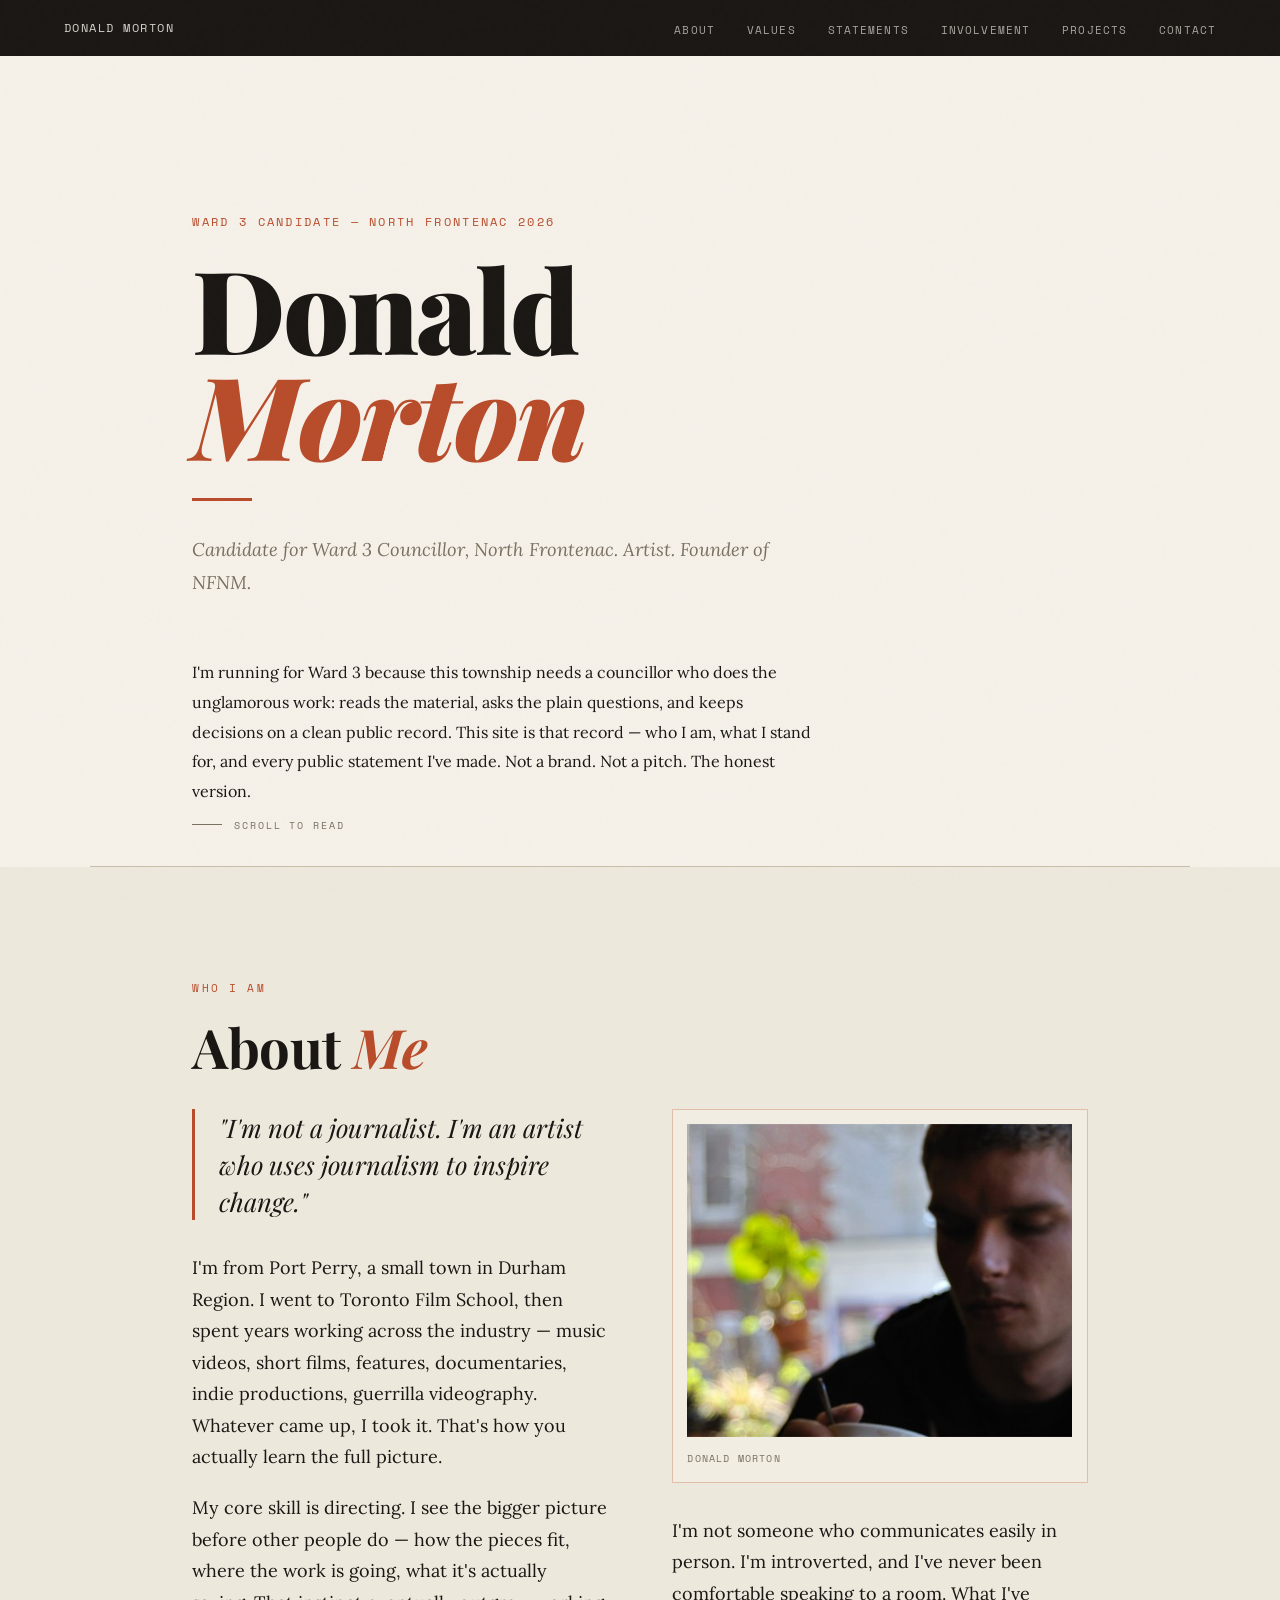
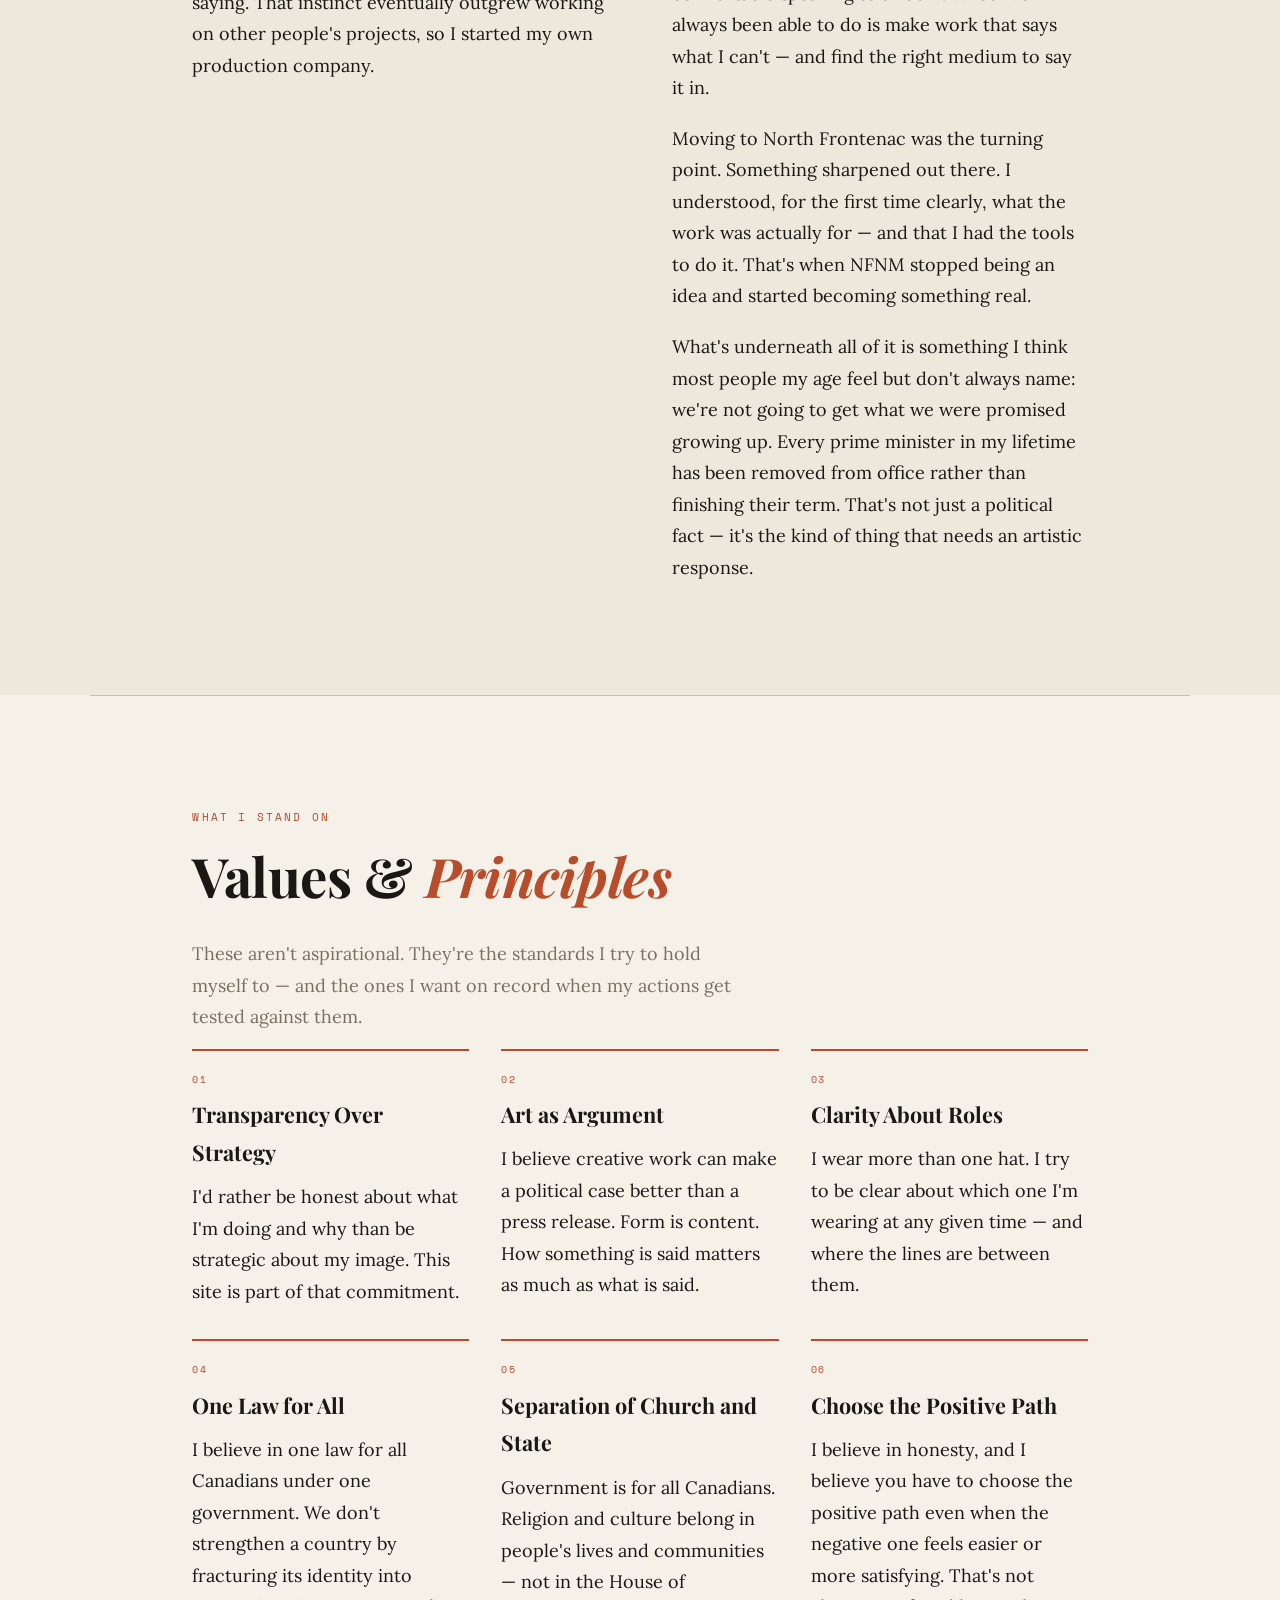
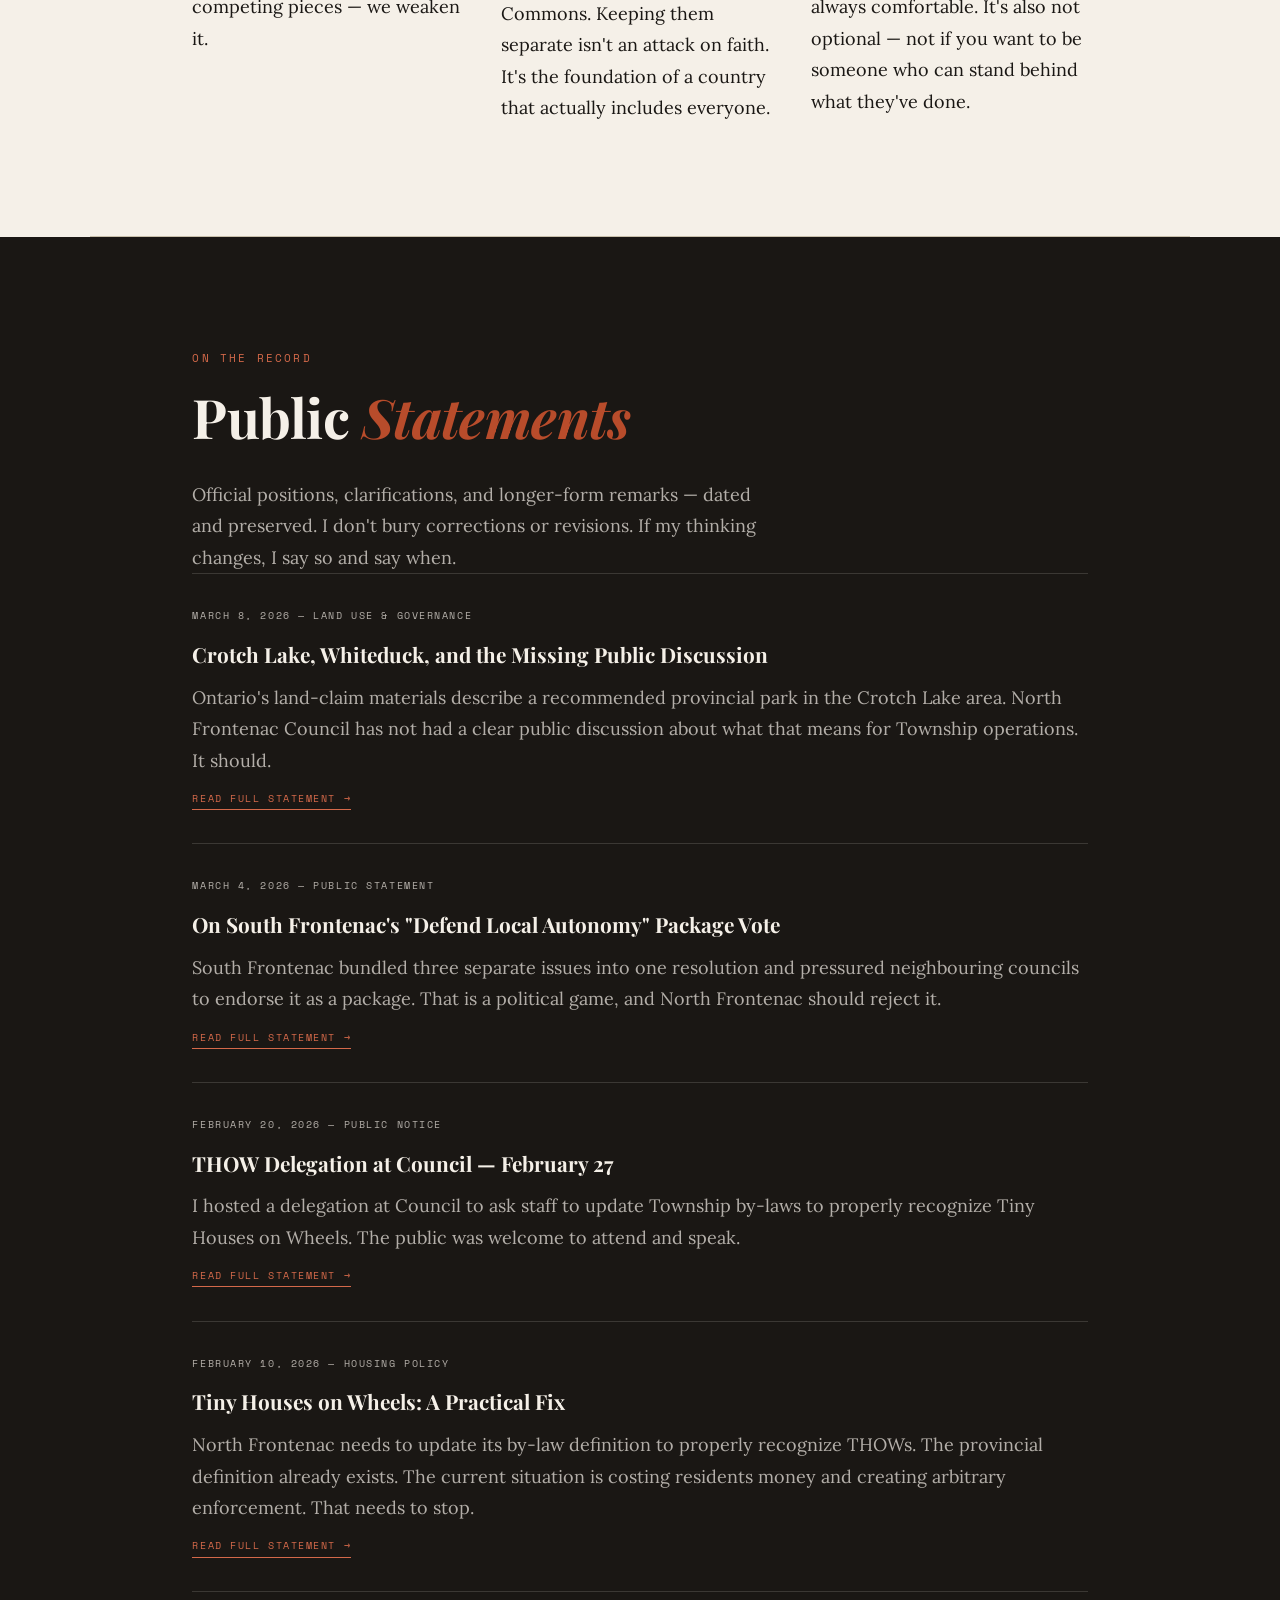
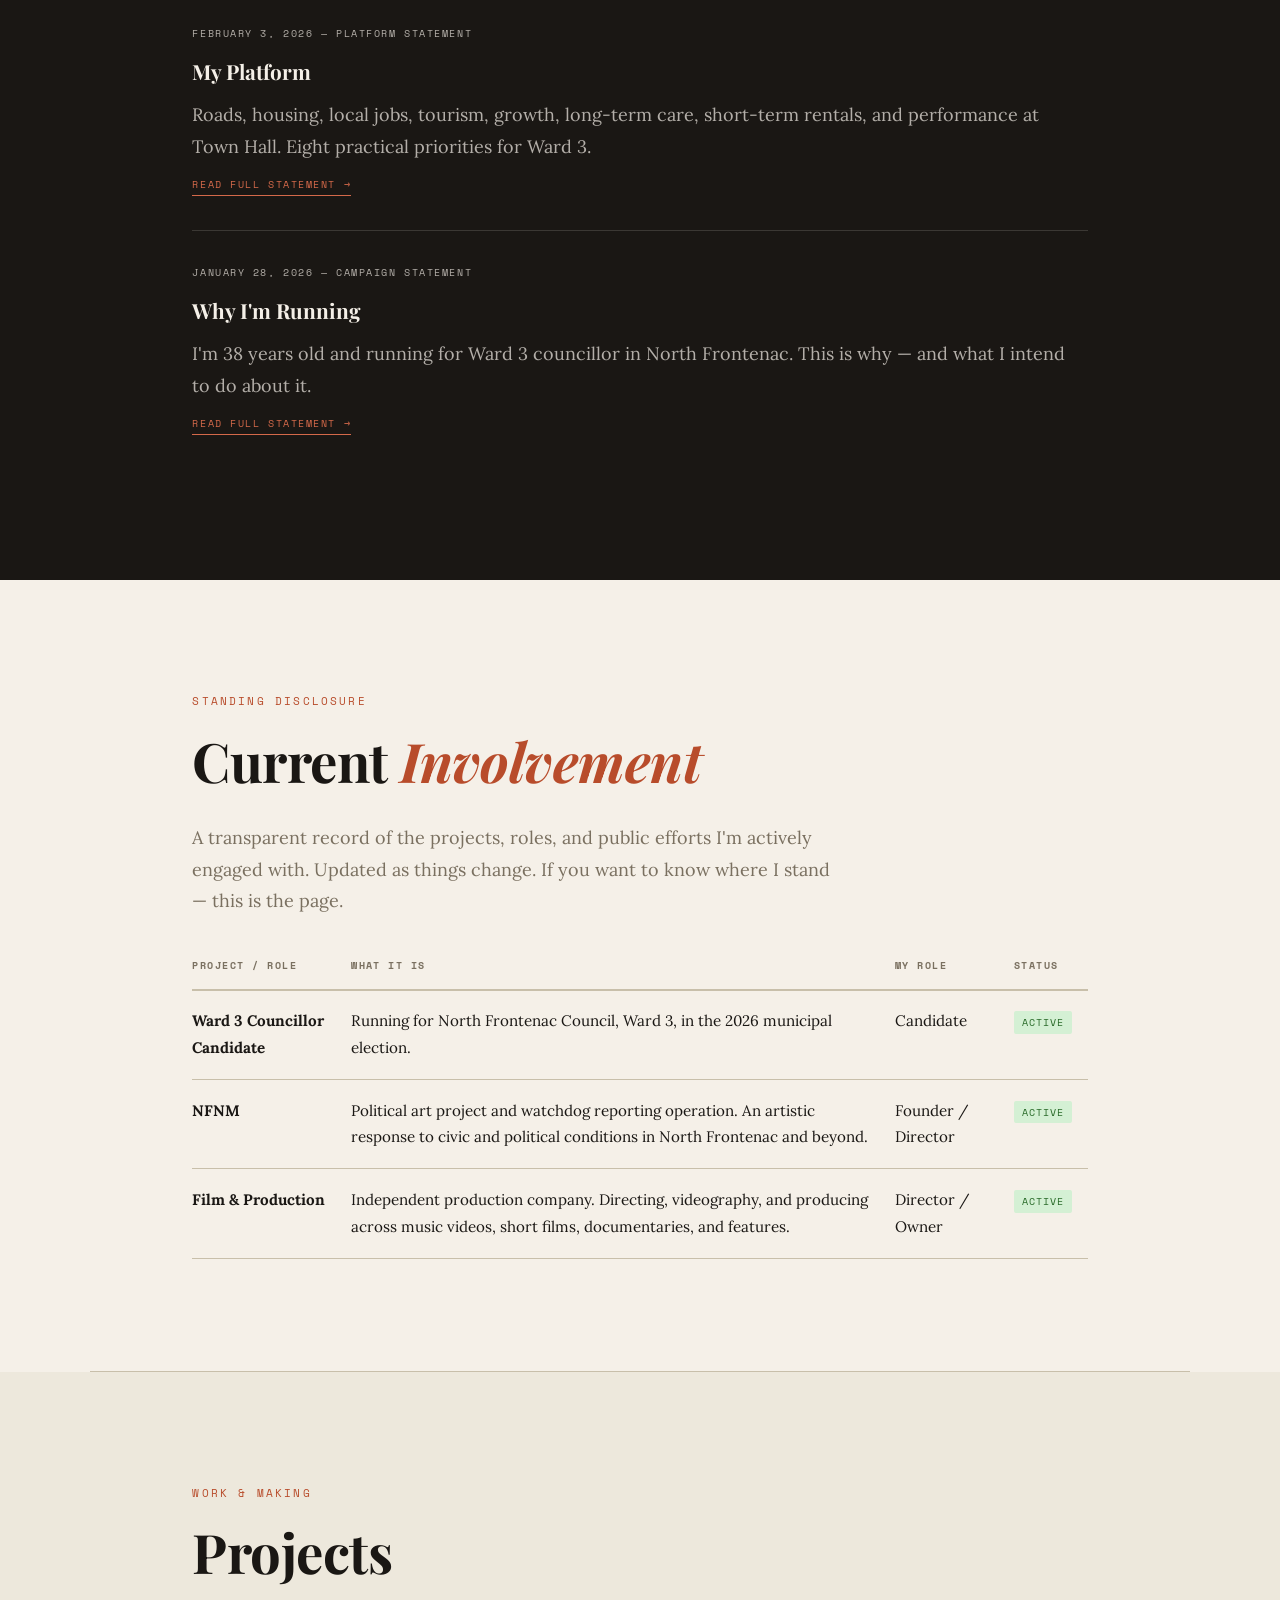
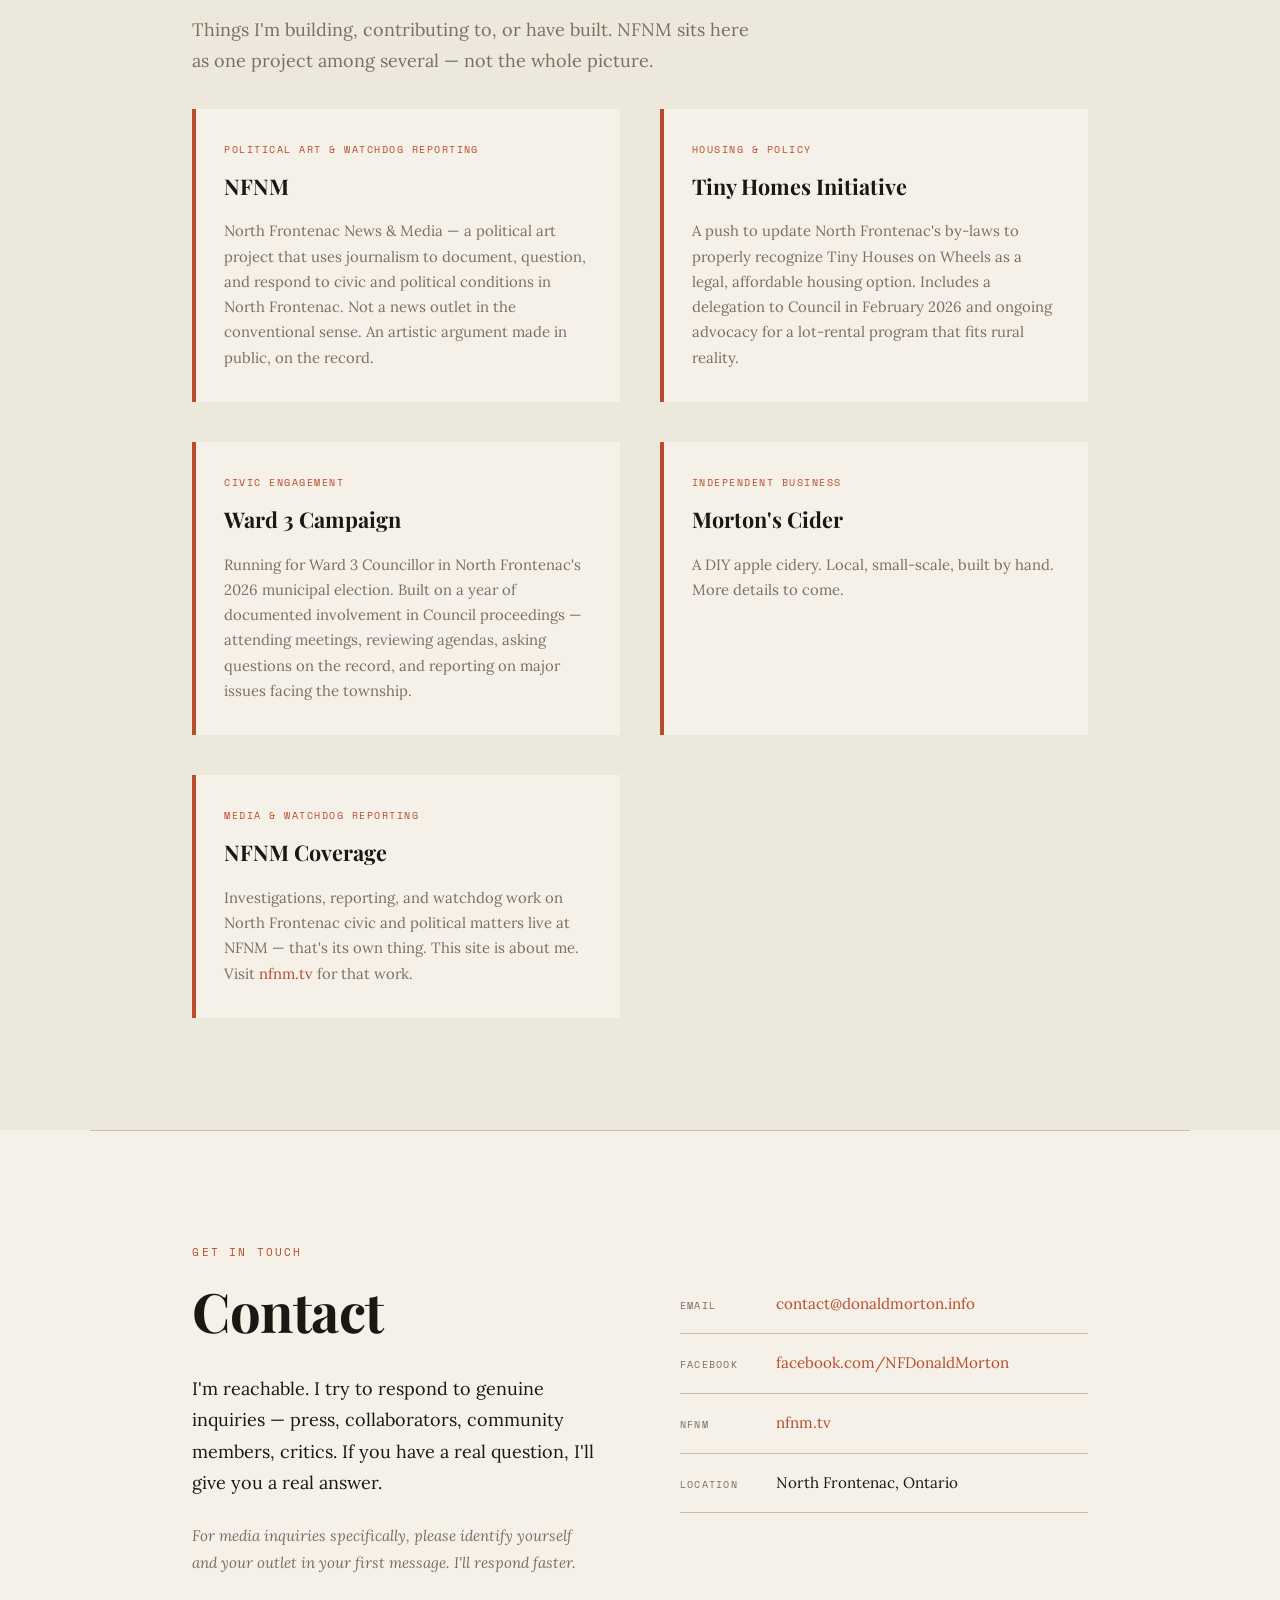
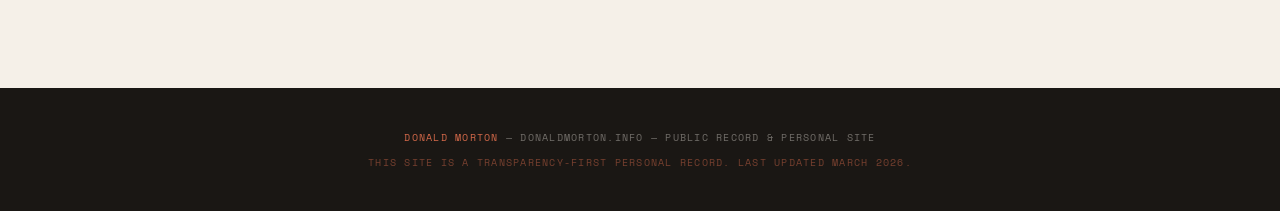
<file: index.html>
<!DOCTYPE html>
<html lang="en">
<head>
  <meta charset="UTF-8" />
  <meta name="viewport" content="width=device-width, initial-scale=1.0"/>
  <title>Donald Morton — Ward 3 Candidate, North Frontenac 2026</title>
  <meta name="description" content="Donald Morton is running for Ward 3 Councillor in North Frontenac's 2026 municipal election. Founder of NFNM. Public record of his platform, values, and statements." />
  <meta name="keywords" content="Donald Morton, North Frontenac, Ward 3, councillor, 2026 election, NFNM, municipal candidate, Plevna, Ontario" />
  <meta name="author" content="Donald Morton" />
  <link rel="canonical" href="https://donaldmorton.info/" />

  <!-- Open Graph (Facebook, LinkedIn previews) -->
  <meta property="og:type" content="website" />
  <meta property="og:url" content="https://donaldmorton.info/" />
  <meta property="og:title" content="Donald Morton — Ward 3 Candidate, North Frontenac 2026" />
  <meta property="og:description" content="Donald Morton is running for Ward 3 Councillor in North Frontenac's 2026 municipal election. Platform, values, and public statements on record." />
  <meta property="og:site_name" content="Donald Morton" />
  <meta property="og:image" content="https://donaldmorton.info/assets/images/donald-morton.jpg" />
  <meta property="og:image:secure_url" content="https://donaldmorton.info/assets/images/donald-morton.jpg" />
  <meta property="og:image:type" content="image/jpeg" />
  <meta property="og:image:width" content="640" />
  <meta property="og:image:height" content="520" />
  <meta property="og:image:alt" content="Donald Morton sitting indoors with a mug in hand." />

  <!-- Twitter Card -->
  <meta name="twitter:card" content="summary_large_image" />
  <meta name="twitter:title" content="Donald Morton — Ward 3 Candidate, North Frontenac 2026" />
  <meta name="twitter:description" content="Running for Ward 3 Councillor in North Frontenac's 2026 municipal election. Platform, values, and public statements on record." />
  <meta name="twitter:image" content="https://donaldmorton.info/assets/images/donald-morton.jpg" />
  <meta name="twitter:image:alt" content="Donald Morton sitting indoors with a mug in hand." />

  <!-- JSON-LD Structured Data -->
  <script type="application/ld+json">
  {
    "@context": "https://schema.org",
    "@type": "Person",
    "name": "Donald Morton",
    "url": "https://donaldmorton.info",
    "image": "https://donaldmorton.info/assets/images/donald-morton.jpg",
    "sameAs": ["https://www.facebook.com/NFDonaldMorton/", "https://nfnm.tv"],
    "jobTitle": "Municipal Candidate — Ward 3 Councillor",
    "description": "Donald Morton is running for Ward 3 Councillor in North Frontenac's 2026 municipal election. Founder of NFNM, filmmaker, and political artist.",
    "address": {
      "@type": "PostalAddress",
      "addressRegion": "Ontario",
      "addressCountry": "CA",
      "addressLocality": "North Frontenac"
    }
  }
  </script>

  <link rel="preconnect" href="https://fonts.googleapis.com">
  <link rel="preconnect" href="https://fonts.gstatic.com" crossorigin>
  <link href="https://fonts.googleapis.com/css2?family=Playfair+Display:ital,wght@0,400;0,700;0,900;1,400;1,700&family=Lora:ital,wght@0,400;0,500;1,400&family=Space+Mono:ital,wght@0,400;0,700;1,400&display=swap" rel="stylesheet">

  <style>
    :root {
      --ink:     #1a1714;
      --paper:   #f5f0e8;
      --warm:    #ede8dc;
      --rust:    #b84c2b;
      --rust-lt: #d4694a;
      --muted:   #7a7060;
      --rule:    #c8bfaa;
    }

    *, *::before, *::after { box-sizing: border-box; margin: 0; padding: 0; }

    html { scroll-behavior: smooth; }

    body {
      background: var(--paper);
      color: var(--ink);
      font-family: 'Lora', Georgia, serif;
      font-size: 18px;
      line-height: 1.75;
      overflow-x: hidden;
    }

    /* ── NOISE TEXTURE OVERLAY ── */
    body::before {
      content: '';
      position: fixed;
      inset: 0;
      background-image: url("data:image/svg+xml,%3Csvg viewBox='0 0 200 200' xmlns='http://www.w3.org/2000/svg'%3E%3Cfilter id='n'%3E%3CfeTurbulence type='fractalNoise' baseFrequency='0.75' numOctaves='4' stitchTiles='stitch'/%3E%3C/filter%3E%3Crect width='100%25' height='100%25' filter='url(%23n)' opacity='0.035'/%3E%3C/svg%3E");
      pointer-events: none;
      z-index: 1000;
      opacity: 0.4;
    }

    /* ── NAV ── */
    body { padding-top: 56px; }

    nav {
      position: fixed;
      top: 0;
      left: 0;
      right: 0;
      z-index: 500;
      background: var(--ink);
      color: var(--paper);
      display: flex;
      align-items: center;
      justify-content: space-between;
      padding: 0 clamp(1.5rem, 5vw, 4rem);
      height: 56px;
    }

    .nav-logo {
      font-family: 'Space Mono', monospace;
      font-size: 0.78rem;
      letter-spacing: 0.12em;
      text-transform: uppercase;
      color: var(--paper);
      text-decoration: none;
      opacity: 0.85;
    }

    .nav-links {
      display: flex;
      gap: 2rem;
      list-style: none;
    }

    .nav-links a {
      font-family: 'Space Mono', monospace;
      font-size: 0.7rem;
      letter-spacing: 0.1em;
      text-transform: uppercase;
      color: var(--paper);
      text-decoration: none;
      opacity: 0.65;
      transition: opacity 0.2s;
    }
    .nav-links a:hover { opacity: 1; }

    /* ── HAMBURGER (mobile) ── */
    .hamburger {
      display: none;
      flex-direction: column;
      gap: 5px;
      cursor: pointer;
      padding: 4px;
      background: none;
      border: none;
    }
    .hamburger span {
      display: block;
      width: 22px;
      height: 2px;
      background: var(--paper);
      opacity: 0.8;
      transition: all 0.3s;
    }

    /* ── SECTIONS ── */
    section, div[id] {
      scroll-margin-top: 72px;
    }

    section {
      padding: clamp(4rem, 10vw, 7rem) clamp(1.5rem, 8vw, 14rem);
      max-width: 1100px;
      margin: 0 auto;
    }

    /* ── HERO ── */
    #home {
      min-height: 90vh;
      display: flex;
      flex-direction: column;
      justify-content: center;
      padding-top: clamp(4rem, 12vw, 9rem);
      padding-bottom: 3rem;
      position: relative;
    }

    .hero-eyebrow {
      font-family: 'Space Mono', monospace;
      font-size: 0.72rem;
      letter-spacing: 0.2em;
      text-transform: uppercase;
      color: var(--rust);
      margin-bottom: 1.4rem;
    }

    .hero-name {
      font-family: 'Playfair Display', serif;
      font-size: clamp(3.5rem, 9vw, 8rem);
      font-weight: 900;
      line-height: 0.92;
      letter-spacing: -0.02em;
      margin-bottom: 2rem;
      color: var(--ink);
    }

    .hero-name em {
      font-style: italic;
      color: var(--rust);
    }

    .hero-desc {
      max-width: 580px;
      font-size: 1.15rem;
      color: var(--muted);
      line-height: 1.8;
      margin-bottom: 2.5rem;
      font-style: italic;
    }

    .hero-rule {
      width: 60px;
      height: 3px;
      background: var(--rust);
      margin-bottom: 2rem;
    }

    .hero-statement {
      max-width: 620px;
      font-size: 1rem;
      line-height: 1.85;
    }

    .hero-scroll-hint {
      position: absolute;
      bottom: 2rem;
      left: clamp(1.5rem, 8vw, 14rem);
      font-family: 'Space Mono', monospace;
      font-size: 0.65rem;
      letter-spacing: 0.18em;
      text-transform: uppercase;
      color: var(--muted);
      display: flex;
      align-items: center;
      gap: 0.75rem;
    }
    .hero-scroll-hint::before {
      content: '';
      display: block;
      width: 30px;
      height: 1px;
      background: var(--muted);
    }

    /* ── DIVIDER ── */
    .divider {
      width: 100%;
      height: 1px;
      background: var(--rule);
      max-width: 1100px;
      margin: 0 auto;
    }

    /* ── SECTION HEADER ── */
    .section-tag {
      font-family: 'Space Mono', monospace;
      font-size: 0.68rem;
      letter-spacing: 0.2em;
      text-transform: uppercase;
      color: var(--rust);
      margin-bottom: 1.2rem;
    }

    h2 {
      font-family: 'Playfair Display', serif;
      font-size: clamp(2rem, 4.5vw, 3.4rem);
      font-weight: 700;
      line-height: 1.1;
      margin-bottom: 2rem;
      letter-spacing: -0.01em;
    }

    h2 em { font-style: italic; color: var(--rust); }

    h3 {
      font-family: 'Playfair Display', serif;
      font-size: 1.35rem;
      font-weight: 700;
      margin-bottom: 0.6rem;
    }

    p + p { margin-top: 1.2rem; }

    /* ── ABOUT ── */
    #about { background: var(--warm); max-width: 100%; }
    #about .inner { max-width: 1100px; margin: 0 auto; padding: 0 clamp(1.5rem, 8vw, 14rem); }

    .about-grid {
      display: grid;
      grid-template-columns: 1fr 1fr;
      gap: 4rem;
      align-items: start;
      margin-top: 1rem;
    }

    .about-pull {
      font-family: 'Playfair Display', serif;
      font-size: 1.6rem;
      font-style: italic;
      line-height: 1.45;
      color: var(--ink);
      border-left: 3px solid var(--rust);
      padding-left: 1.5rem;
      margin-bottom: 2rem;
    }

    .about-photo {
      margin: 0 0 2rem;
      background: rgba(245, 240, 232, 0.65);
      border: 1px solid rgba(184, 76, 43, 0.3);
      padding: 0.9rem;
    }

    .about-photo img {
      display: block;
      width: 100%;
      aspect-ratio: 16 / 13;
      object-fit: cover;
    }

    .about-photo figcaption {
      margin-top: 0.8rem;
      font-family: 'Space Mono', monospace;
      font-size: 0.62rem;
      letter-spacing: 0.12em;
      text-transform: uppercase;
      color: var(--muted);
    }

    /* ── VALUES ── */
    .values-list {
      display: grid;
      grid-template-columns: repeat(auto-fit, minmax(260px, 1fr));
      gap: 2rem;
      margin-top: 1rem;
    }

    .value-card {
      border-top: 2px solid var(--rust);
      padding-top: 1.2rem;
    }

    .value-number {
      font-family: 'Space Mono', monospace;
      font-size: 0.65rem;
      letter-spacing: 0.15em;
      color: var(--rust);
      margin-bottom: 0.5rem;
    }

    /* ── STATEMENTS ── */
    #statements { background: var(--ink); color: var(--paper); max-width: 100%; }
    #statements .inner { max-width: 1100px; margin: 0 auto; padding: clamp(4rem, 10vw, 7rem) clamp(1.5rem, 8vw, 14rem); }
    #statements .section-tag { color: var(--rust-lt); }
    #statements h2 { color: var(--paper); }
    #statements p, #statements .statement-meta { color: rgba(245, 240, 232, 0.7); }

    .statement-entry {
      border-top: 1px solid rgba(245, 240, 232, 0.15);
      padding: 2rem 0;
    }
    .statement-entry:first-of-type { border-top: none; margin-top: 2rem; }

    .statement-meta {
      font-family: 'Space Mono', monospace;
      font-size: 0.65rem;
      letter-spacing: 0.15em;
      text-transform: uppercase;
      margin-bottom: 0.7rem;
    }

    .statement-title {
      font-family: 'Playfair Display', serif;
      font-size: 1.3rem;
      font-weight: 700;
      color: var(--paper);
      margin-bottom: 0.6rem;
    }

    .statement-link {
      display: inline-block;
      margin-top: 0.8rem;
      font-family: 'Space Mono', monospace;
      font-size: 0.65rem;
      letter-spacing: 0.15em;
      text-transform: uppercase;
      color: var(--rust-lt);
      text-decoration: none;
      border-bottom: 1px solid var(--rust-lt);
      padding-bottom: 2px;
    }

    /* ── INVOLVEMENT ── */
    .involvement-table {
      width: 100%;
      border-collapse: collapse;
      margin-top: 2rem;
    }

    .involvement-table th {
      font-family: 'Space Mono', monospace;
      font-size: 0.62rem;
      letter-spacing: 0.15em;
      text-transform: uppercase;
      color: var(--muted);
      text-align: left;
      padding: 0.5rem 1rem 0.9rem 0;
      border-bottom: 2px solid var(--rule);
    }

    .involvement-table td {
      padding: 1.1rem 1rem 1.1rem 0;
      border-bottom: 1px solid var(--rule);
      vertical-align: top;
      font-size: 0.95rem;
    }

    .status-badge {
      display: inline-block;
      font-family: 'Space Mono', monospace;
      font-size: 0.6rem;
      letter-spacing: 0.1em;
      text-transform: uppercase;
      padding: 3px 8px;
      border-radius: 2px;
    }

    .status-active {
      background: #d4f0d4;
      color: #2a6b2a;
    }

    .status-developing {
      background: #fdefd8;
      color: #7a4d10;
    }

    /* ── PROJECTS ── */
    #projects { background: var(--warm); max-width: 100%; }
    #projects .inner { max-width: 1100px; margin: 0 auto; padding: clamp(4rem, 10vw, 7rem) clamp(1.5rem, 8vw, 14rem); }

    .projects-grid {
      display: grid;
      grid-template-columns: repeat(auto-fit, minmax(290px, 1fr));
      gap: 2.5rem;
      margin-top: 2rem;
    }

    .project-card {
      background: var(--paper);
      padding: 2rem;
      position: relative;
    }

    .project-card::before {
      content: '';
      position: absolute;
      top: 0;
      left: 0;
      width: 4px;
      height: 100%;
      background: var(--rust);
    }

    .project-type {
      font-family: 'Space Mono', monospace;
      font-size: 0.62rem;
      letter-spacing: 0.15em;
      text-transform: uppercase;
      color: var(--rust);
      margin-bottom: 0.6rem;
    }

    .project-card h3 {
      margin-bottom: 0.8rem;
    }

    .project-card p {
      font-size: 0.93rem;
      color: var(--muted);
      line-height: 1.7;
    }

    /* ── CONTACT ── */
    .contact-inner {
      display: grid;
      grid-template-columns: 1fr 1fr;
      gap: 5rem;
      align-items: start;
    }

    .contact-note {
      font-style: italic;
      color: var(--muted);
      font-size: 0.95rem;
      margin-top: 1.5rem;
    }

    .contact-methods {
      margin-top: 2rem;
    }

    .contact-item {
      display: flex;
      align-items: baseline;
      gap: 1rem;
      padding: 1rem 0;
      border-bottom: 1px solid var(--rule);
    }

    .contact-label {
      font-family: 'Space Mono', monospace;
      font-size: 0.65rem;
      letter-spacing: 0.12em;
      text-transform: uppercase;
      color: var(--muted);
      min-width: 80px;
    }

    .contact-value {
      font-size: 0.95rem;
      color: var(--ink);
    }

    .contact-value a {
      color: var(--rust);
      text-decoration: none;
    }
    .contact-value a:hover {
      text-decoration: underline;
    }

    /* ── FOOTER ── */
    footer {
      background: var(--ink);
      color: rgba(245, 240, 232, 0.4);
      text-align: center;
      padding: 2.5rem;
      font-family: 'Space Mono', monospace;
      font-size: 0.65rem;
      letter-spacing: 0.12em;
      text-transform: uppercase;
    }

    footer span {
      color: var(--rust-lt);
    }

    /* ── ANIMATIONS ── */
    .reveal {
      opacity: 0;
      transform: translateY(24px);
      transition: opacity 0.7s ease, transform 0.7s ease;
    }
    .reveal.visible {
      opacity: 1;
      transform: translateY(0);
    }

    /* ── MOBILE ── */
    @media (max-width: 768px) {
      .nav-links { display: none; }
      .hamburger { display: flex; }

      .about-grid,
      .contact-inner {
        grid-template-columns: 1fr;
        gap: 2rem;
      }

      .involvement-table th:nth-child(3),
      .involvement-table td:nth-child(3) {
        display: none;
      }
    }

    @media (max-width: 480px) {
      .involvement-table { font-size: 0.85rem; }
    }
  </style>
  <!-- Google tag (gtag.js) -->
  <script async src="https://www.googletagmanager.com/gtag/js?id=G-SZPH3THP8T"></script>
  <script>
    window.dataLayer = window.dataLayer || [];
    function gtag(){dataLayer.push(arguments);}
    gtag('js', new Date());
    gtag('config', 'G-SZPH3THP8T');
  </script>
  </head>
<body>

  <!-- NAV -->
  <nav>
    <a class="nav-logo" href="#home">Donald Morton</a>
    <ul class="nav-links">
      <li><a href="#about">About</a></li>
      <li><a href="#values">Values</a></li>
      <li><a href="#statements">Statements</a></li>
      <li><a href="#involvement">Involvement</a></li>
      <li><a href="#projects">Projects</a></li>
      <li><a href="#contact">Contact</a></li>
    </ul>
    <button class="hamburger" onclick="toggleMenu()" aria-label="Menu">
      <span></span><span></span><span></span>
    </button>
  </nav>

  <!-- HERO -->
  <section id="home">
    <div class="hero-eyebrow">Ward 3 Candidate — North Frontenac 2026</div>
    <h1 class="hero-name">Donald<br><em>Morton</em></h1>
    <div class="hero-rule"></div>
    <p class="hero-desc">Candidate for Ward 3 Councillor, North Frontenac. Artist. Founder of NFNM.</p>
    <p class="hero-statement">
      I'm running for Ward 3 because this township needs a councillor who does the unglamorous work:
      reads the material, asks the plain questions, and keeps decisions on a clean public record.
      This site is that record — who I am, what I stand for, and every public statement I've made.
      Not a brand. Not a pitch. The honest version.
    </p>
    <div class="hero-scroll-hint">Scroll to read</div>
  </section>

  <div class="divider"></div>

  <!-- ABOUT -->
  <div id="about" style="padding: clamp(4rem,10vw,7rem) 0;">
    <div class="inner">
      <div class="section-tag">Who I Am</div>
      <h2>About <em>Me</em></h2>
      <div class="about-grid reveal">
        <div>
          <div class="about-pull">
            "I'm not a journalist. I'm an artist who uses journalism to inspire change."
          </div>
          <p>
            I'm from Port Perry, a small town in Durham Region. I went to Toronto Film School,
            then spent years working across the industry — music videos, short films, features,
            documentaries, indie productions, guerrilla videography. Whatever came up, I took it.
            That's how you actually learn the full picture.
          </p>
          <p>
            My core skill is directing. I see the bigger picture before other people do — how the
            pieces fit, where the work is going, what it's actually saying. That instinct eventually
            outgrew working on other people's projects, so I started my own production company.
          </p>
        </div>
        <div>
          <figure class="about-photo reveal">
            <img src="assets/images/donald-morton.jpg" alt="Donald Morton sitting indoors with a mug in hand." />
            <figcaption>Donald Morton</figcaption>
          </figure>
          <p>
            I'm not someone who communicates easily in person. I'm introverted, and I've never been
            comfortable speaking to a room. What I've always been able to do is make work that says
            what I can't — and find the right medium to say it in.
          </p>
          <p>
            Moving to North Frontenac was the turning point. Something sharpened out there. I understood,
            for the first time clearly, what the work was actually for — and that I had the tools to do it.
            That's when NFNM stopped being an idea and started becoming something real.
          </p>
          <p>
            What's underneath all of it is something I think most people my age feel but don't always name:
            we're not going to get what we were promised growing up. Every prime minister in my lifetime has
            been removed from office rather than finishing their term. That's not just a political fact —
            it's the kind of thing that needs an artistic response.
          </p>
        </div>
      </div>
    </div>
  </div>

  <div class="divider"></div>

  <!-- VALUES -->
  <section id="values">
    <div class="section-tag">What I Stand On</div>
    <h2>Values &amp; <em>Principles</em></h2>
    <p style="max-width: 560px; color: var(--muted); margin-bottom: 1rem;">
      These aren't aspirational. They're the standards I try to hold myself to — 
      and the ones I want on record when my actions get tested against them.
    </p>
    <div class="values-list reveal">

      <div class="value-card">
        <div class="value-number">01</div>
        <h3>Transparency Over Strategy</h3>
        <p>I'd rather be honest about what I'm doing and why than be strategic about my image. This site is part of that commitment.</p>
      </div>

      <div class="value-card">
        <div class="value-number">02</div>
        <h3>Art as Argument</h3>
        <p>I believe creative work can make a political case better than a press release. Form is content. How something is said matters as much as what is said.</p>
      </div>

      <div class="value-card">
        <div class="value-number">03</div>
        <h3>Clarity About Roles</h3>
        <p>I wear more than one hat. I try to be clear about which one I'm wearing at any given time — and where the lines are between them.</p>
      </div>

      <div class="value-card">
        <div class="value-number">04</div>
        <h3>One Law for All</h3>
        <p>I believe in one law for all Canadians under one government. We don't strengthen a country by fracturing its identity into competing pieces — we weaken it.</p>
      </div>

      <div class="value-card">
        <div class="value-number">05</div>
        <h3>Separation of Church and State</h3>
        <p>Government is for all Canadians. Religion and culture belong in people's lives and communities — not in the House of Commons. Keeping them separate isn't an attack on faith. It's the foundation of a country that actually includes everyone.</p>
      </div>

      <div class="value-card">
        <div class="value-number">06</div>
        <h3>Choose the Positive Path</h3>
        <p>I believe in honesty, and I believe you have to choose the positive path even when the negative one feels easier or more satisfying. That's not always comfortable. It's also not optional — not if you want to be someone who can stand behind what they've done.</p>
      </div>

    </div>
  </section>

  <div class="divider"></div>

  <!-- PUBLIC STATEMENTS -->
  <div id="statements">
    <div class="inner">
      <div class="section-tag">On The Record</div>
      <h2>Public <em>Statements</em></h2>
      <p style="max-width: 580px;">
        Official positions, clarifications, and longer-form remarks — dated and preserved. 
        I don't bury corrections or revisions. If my thinking changes, I say so and say when.
      </p>

      <div class="statement-entry reveal">
        <div class="statement-meta">March 8, 2026 — Land Use &amp; Governance</div>
        <div class="statement-title">Crotch Lake, Whiteduck, and the Missing Public Discussion</div>
        <p>Ontario's land-claim materials describe a recommended provincial park in the Crotch Lake area. North Frontenac Council has not had a clear public discussion about what that means for Township operations. It should.</p>
        <a href="statements/crotch-lake-whiteduck.html" class="statement-link">Read full statement →</a>
      </div>

      <div class="statement-entry reveal">
        <div class="statement-meta">March 4, 2026 — Public Statement</div>
        <div class="statement-title">On South Frontenac's "Defend Local Autonomy" Package Vote</div>
        <p>South Frontenac bundled three separate issues into one resolution and pressured neighbouring councils to endorse it as a package. That is a political game, and North Frontenac should reject it.</p>
        <a href="statements/south-frontenac-bundling.html" class="statement-link">Read full statement →</a>
      </div>

      <div class="statement-entry reveal">
        <div class="statement-meta">February 20, 2026 — Public Notice</div>
        <div class="statement-title">THOW Delegation at Council — February 27</div>
        <p>I hosted a delegation at Council to ask staff to update Township by-laws to properly recognize Tiny Houses on Wheels. The public was welcome to attend and speak.</p>
        <a href="statements/thow-delegation.html" class="statement-link">Read full statement →</a>
      </div>

      <div class="statement-entry reveal">
        <div class="statement-meta">February 10, 2026 — Housing Policy</div>
        <div class="statement-title">Tiny Houses on Wheels: A Practical Fix</div>
        <p>North Frontenac needs to update its by-law definition to properly recognize THOWs. The provincial definition already exists. The current situation is costing residents money and creating arbitrary enforcement. That needs to stop.</p>
        <a href="statements/thow-definition.html" class="statement-link">Read full statement →</a>
      </div>

      <div class="statement-entry reveal">
        <div class="statement-meta">February 3, 2026 — Platform Statement</div>
        <div class="statement-title">My Platform</div>
        <p>Roads, housing, local jobs, tourism, growth, long-term care, short-term rentals, and performance at Town Hall. Eight practical priorities for Ward 3.</p>
        <a href="statements/platform.html" class="statement-link">Read full statement →</a>
      </div>

      <div class="statement-entry reveal">
        <div class="statement-meta">January 28, 2026 — Campaign Statement</div>
        <div class="statement-title">Why I'm Running</div>
        <p>I'm 38 years old and running for Ward 3 councillor in North Frontenac. This is why — and what I intend to do about it.</p>
        <a href="statements/why-i-am-running.html" class="statement-link">Read full statement →</a>
      </div>

    </div>
  </div>

  <!-- CURRENT INVOLVEMENT -->
  <section id="involvement">
    <div class="section-tag">Standing Disclosure</div>
    <h2>Current <em>Involvement</em></h2>
    <p style="max-width: 640px; color: var(--muted); margin-bottom: 0.5rem;">
      A transparent record of the projects, roles, and public efforts I'm actively engaged with. 
      Updated as things change. If you want to know where I stand — this is the page.
    </p>

    <table class="involvement-table reveal">
      <thead>
        <tr>
          <th>Project / Role</th>
          <th>What It Is</th>
          <th>My Role</th>
          <th>Status</th>
        </tr>
      </thead>
      <tbody>
        <tr>
          <td><strong>Ward 3 Councillor Candidate</strong></td>
          <td>Running for North Frontenac Council, Ward 3, in the 2026 municipal election.</td>
          <td>Candidate</td>
          <td><span class="status-badge status-active">Active</span></td>
        </tr>
        <tr>
          <td><strong>NFNM</strong></td>
          <td>Political art project and watchdog reporting operation. An artistic response to civic and political conditions in North Frontenac and beyond.</td>
          <td>Founder / Director</td>
          <td><span class="status-badge status-active">Active</span></td>
        </tr>
        <tr>
          <td><strong>Film &amp; Production</strong></td>
          <td>Independent production company. Directing, videography, and producing across music videos, short films, documentaries, and features.</td>
          <td>Director / Owner</td>
          <td><span class="status-badge status-active">Active</span></td>
        </tr>
      </tbody>
    </table>
  </section>

  <div class="divider"></div>

  <!-- PROJECTS -->
  <div id="projects">
    <div class="inner">
      <div class="section-tag">Work &amp; Making</div>
      <h2>Projects</h2>
      <p style="max-width: 560px; color: var(--muted);">
        Things I'm building, contributing to, or have built. 
        NFNM sits here as one project among several — not the whole picture.
      </p>

      <div class="projects-grid reveal">

        <div class="project-card">
          <div class="project-type">Political Art &amp; Watchdog Reporting</div>
          <h3>NFNM</h3>
          <p>North Frontenac News &amp; Media — a political art project that uses journalism to document, question, and respond to civic and political conditions in North Frontenac. Not a news outlet in the conventional sense. An artistic argument made in public, on the record.</p>
        </div>

        <div class="project-card">
          <div class="project-type">Housing &amp; Policy</div>
          <h3>Tiny Homes Initiative</h3>
          <p>A push to update North Frontenac's by-laws to properly recognize Tiny Houses on Wheels as a legal, affordable housing option. Includes a delegation to Council in February 2026 and ongoing advocacy for a lot-rental program that fits rural reality.</p>
        </div>

        <div class="project-card">
          <div class="project-type">Civic Engagement</div>
          <h3>Ward 3 Campaign</h3>
          <p>Running for Ward 3 Councillor in North Frontenac's 2026 municipal election. Built on a year of documented involvement in Council proceedings — attending meetings, reviewing agendas, asking questions on the record, and reporting on major issues facing the township.</p>
        </div>

        <div class="project-card">
          <div class="project-type">Independent Business</div>
          <h3>Morton's Cider</h3>
          <p>A DIY apple cidery. Local, small-scale, built by hand. More details to come.</p>
        </div>

        <div class="project-card">
          <div class="project-type">Media &amp; Watchdog Reporting</div>
          <h3>NFNM Coverage</h3>
          <p>Investigations, reporting, and watchdog work on North Frontenac civic and political matters live at NFNM — that's its own thing. This site is about me. Visit <a href="https://nfnm.tv" target="_blank" style="color: var(--rust); text-decoration: none;">nfnm.tv</a> for that work.</p>
        </div>

      </div>
    </div>
  </div>

  <div class="divider"></div>

  <!-- CONTACT -->
  <section id="contact">
    <div class="contact-inner">
      <div>
        <div class="section-tag">Get In Touch</div>
        <h2>Contact</h2>
        <p>
          I'm reachable. I try to respond to genuine inquiries — press, collaborators, 
          community members, critics. If you have a real question, I'll give you a real answer.
        </p>
        <p class="contact-note">
          For media inquiries specifically, please identify yourself and your outlet 
          in your first message. I'll respond faster.
        </p>
      </div>
      <div class="contact-methods">
        <div class="contact-item">
          <span class="contact-label">Email</span>
          <span class="contact-value"><a href="mailto:contact@donaldmorton.info">contact@donaldmorton.info</a></span>
        </div>
        <div class="contact-item">
          <span class="contact-label">Facebook</span>
          <span class="contact-value"><a href="https://www.facebook.com/NFDonaldMorton/" target="_blank">facebook.com/NFDonaldMorton</a></span>
        </div>
        <div class="contact-item">
          <span class="contact-label">NFNM</span>
          <span class="contact-value"><a href="https://nfnm.tv" target="_blank">nfnm.tv</a></span>
        </div>
        <div class="contact-item">
          <span class="contact-label">Location</span>
          <span class="contact-value">North Frontenac, Ontario</span>
        </div>
      </div>
    </div>
  </section>

  <!-- FOOTER -->
  <footer>
    <span>Donald Morton</span> — donaldmorton.info — Public Record &amp; Personal Site<br>
    <span style="opacity:0.5; font-size: 0.6rem; margin-top: 0.5rem; display: block;">
      This site is a transparency-first personal record. Last updated March 2026.
    </span>
  </footer>

  <script>
    // Scroll reveal
    const reveals = document.querySelectorAll('.reveal');
    const observer = new IntersectionObserver((entries) => {
      entries.forEach(entry => {
        if (entry.isIntersecting) {
          entry.target.classList.add('visible');
          observer.unobserve(entry.target);
        }
      });
    }, { threshold: 0.1 });
    reveals.forEach(el => observer.observe(el));

    // Mobile menu
    let menuOpen = false;
    function toggleMenu() {
      menuOpen = !menuOpen;
      const links = document.querySelector('.nav-links');
      if (menuOpen) {
        links.style.display = 'flex';
        links.style.flexDirection = 'column';
        links.style.position = 'absolute';
        links.style.top = '56px';
        links.style.right = '0';
        links.style.background = '#1a1714';
        links.style.padding = '1.5rem 2rem';
        links.style.gap = '1.2rem';
        links.style.minWidth = '200px';
      } else {
        links.style.display = 'none';
      }
    }

    // Keep menu open on link click
    document.querySelectorAll('.nav-links a').forEach(link => {
      link.addEventListener('click', () => {
        // intentionally left open
      });
    });
  </script>
</body>
</html>
</file>
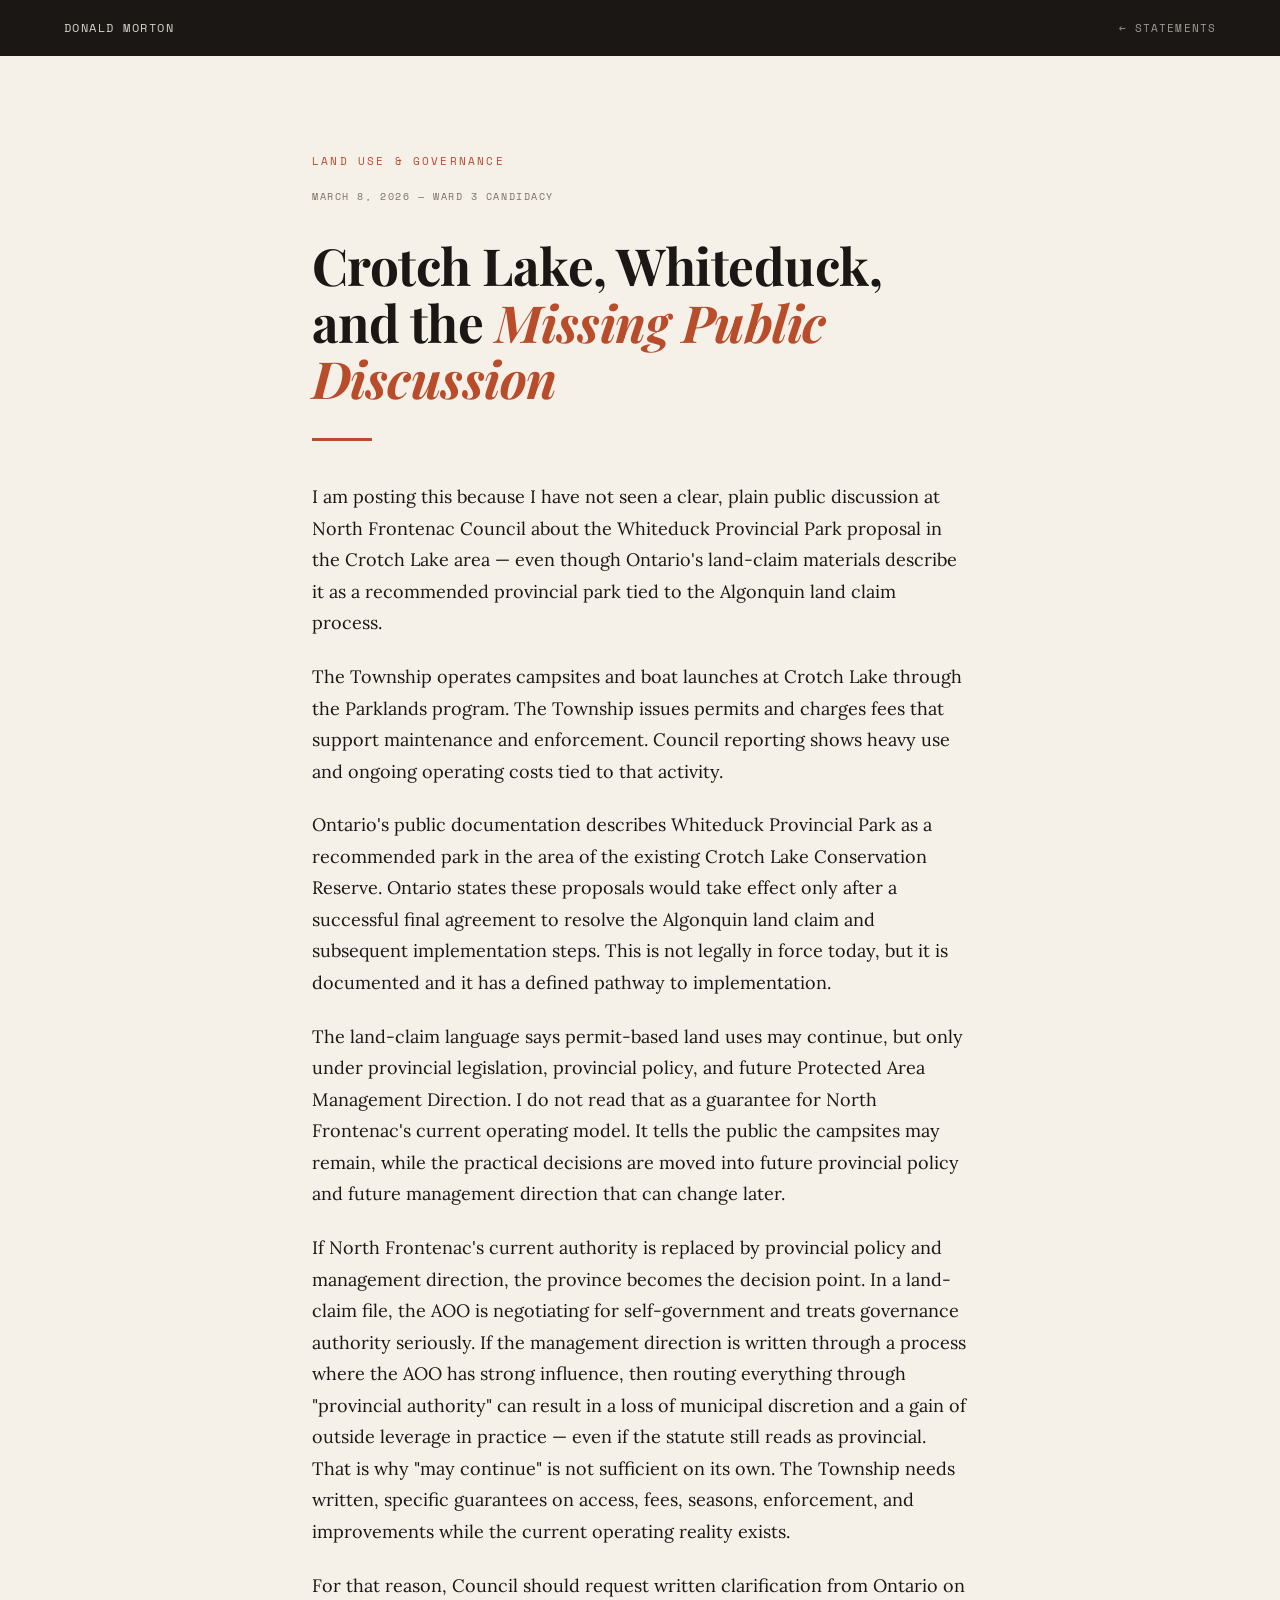
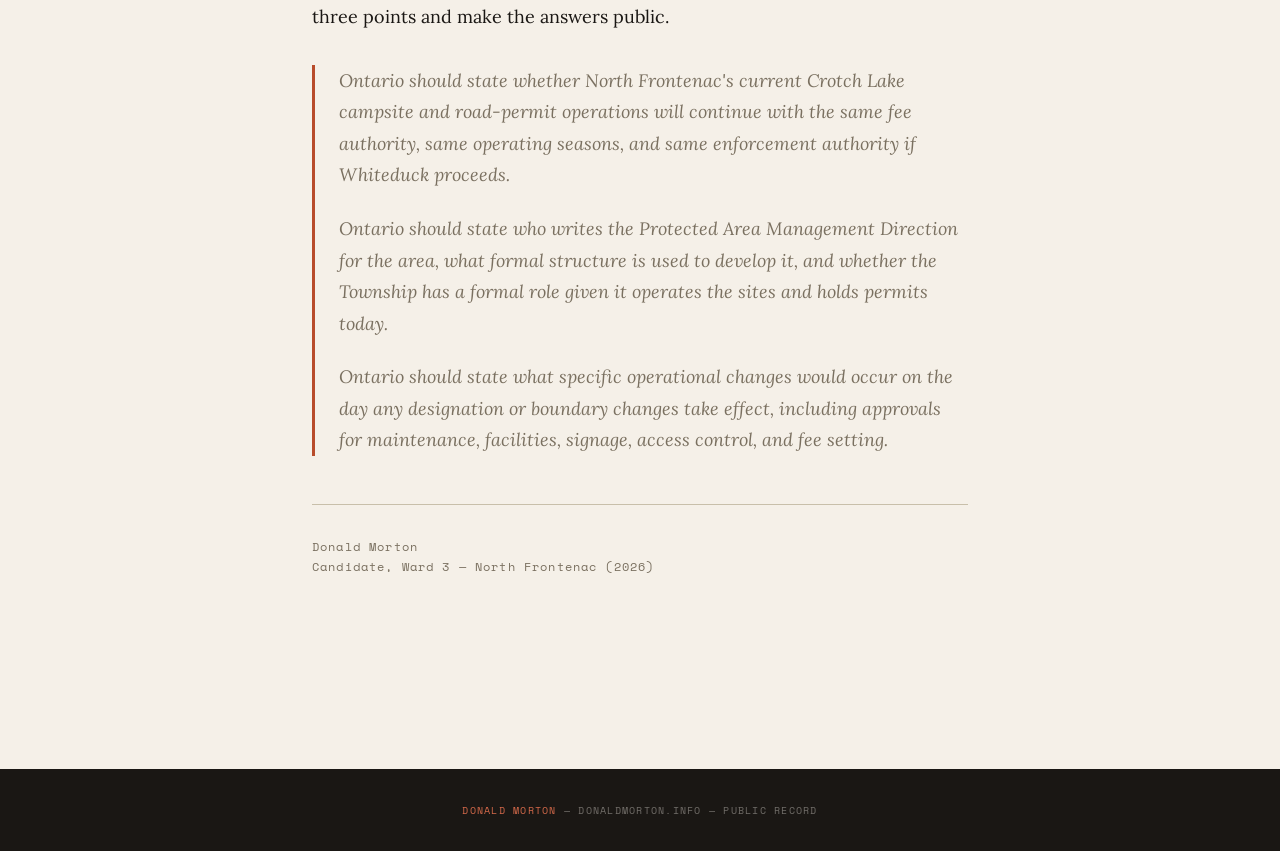
<file: statements/crotch-lake-whiteduck.html>
<!DOCTYPE html>
<html lang="en">
<head>
  <meta charset="UTF-8" />
  <meta name="viewport" content="width=device-width, initial-scale=1.0"/>
  <meta name="description" content="Donald Morton calls on North Frontenac Council to seek written guarantees from Ontario regarding Whiteduck Provincial Park and Crotch Lake operations." />
  <meta name="author" content="Donald Morton" />
  <link rel="canonical" href="https://donaldmorton.info/statements/crotch-lake-whiteduck.html" />
  <meta property="og:type" content="article" />
  <meta property="og:url" content="https://donaldmorton.info/statements/crotch-lake-whiteduck.html" />
  <meta property="og:title" content="Crotch Lake, Whiteduck, and the Missing Public Discussion — Donald Morton" />
  <meta property="og:description" content="Donald Morton calls on North Frontenac Council to seek written guarantees from Ontario regarding Whiteduck Provincial Park and Crotch Lake operations." />
  <meta property="og:site_name" content="Donald Morton" />
  <meta property="og:image" content="https://donaldmorton.info/assets/social/crotch-lake-whiteduck-card.png" />
  <meta property="og:image:secure_url" content="https://donaldmorton.info/assets/social/crotch-lake-whiteduck-card.png" />
  <meta property="og:image:type" content="image/png" />
  <meta property="og:image:width" content="1200" />
  <meta property="og:image:height" content="630" />
  <meta property="og:image:alt" content="Crotch Lake and Whiteduck social share card with Donald Morton's photo on the left and statement text on the right." />
  <meta name="twitter:card" content="summary_large_image" />
  <meta name="twitter:title" content="Crotch Lake, Whiteduck, and the Missing Public Discussion — Donald Morton" />
  <meta name="twitter:description" content="Donald Morton calls on North Frontenac Council to seek written guarantees from Ontario regarding Whiteduck Provincial Park and Crotch Lake operations." />
  <meta name="twitter:image" content="https://donaldmorton.info/assets/social/crotch-lake-whiteduck-card.png" />
  <meta name="twitter:image:alt" content="Crotch Lake and Whiteduck social share card with Donald Morton's photo on the left and statement text on the right." />
  <title>Crotch Lake, Whiteduck, and the Missing Public Discussion — Donald Morton</title>
  <link rel="preconnect" href="https://fonts.googleapis.com">
  <link rel="preconnect" href="https://fonts.gstatic.com" crossorigin>
  <link href="https://fonts.googleapis.com/css2?family=Playfair+Display:ital,wght@0,400;0,700;0,900;1,400;1,700&family=Lora:ital,wght@0,400;0,500;1,400&family=Space+Mono:ital,wght@0,400;0,700;1,400&display=swap" rel="stylesheet">
  <style>
    :root { --ink:#1a1714; --paper:#f5f0e8; --warm:#ede8dc; --rust:#b84c2b; --rust-lt:#d4694a; --muted:#7a7060; --rule:#c8bfaa; }
    *, *::before, *::after { box-sizing: border-box; margin: 0; padding: 0; }
    body { background: var(--paper); color: var(--ink); font-family: 'Lora', Georgia, serif; font-size: 18px; line-height: 1.75; overflow-x: hidden; }
    nav { position: sticky; top: 0; z-index: 500; background: var(--ink); display: flex; align-items: center; justify-content: space-between; padding: 0 clamp(1.5rem, 5vw, 4rem); height: 56px; }
    .nav-logo { font-family: 'Space Mono', monospace; font-size: 0.78rem; letter-spacing: 0.12em; text-transform: uppercase; color: var(--paper); text-decoration: none; opacity: 0.85; }
    .nav-back { font-family: 'Space Mono', monospace; font-size: 0.7rem; letter-spacing: 0.1em; text-transform: uppercase; color: var(--paper); text-decoration: none; opacity: 0.6; transition: opacity 0.2s; }
    .nav-back:hover { opacity: 1; }
    .statement-wrap { max-width: 720px; margin: 0 auto; padding: clamp(3rem, 8vw, 6rem) clamp(1.5rem, 5vw, 2rem); }
    .statement-tag { font-family: 'Space Mono', monospace; font-size: 0.68rem; letter-spacing: 0.2em; text-transform: uppercase; color: var(--rust); margin-bottom: 1rem; }
    .statement-date { font-family: 'Space Mono', monospace; font-size: 0.65rem; letter-spacing: 0.15em; text-transform: uppercase; color: var(--muted); margin-bottom: 2rem; }
    h1 { font-family: 'Playfair Display', serif; font-size: clamp(2rem, 5vw, 3.2rem); font-weight: 700; line-height: 1.1; letter-spacing: -0.01em; margin-bottom: 2rem; }
    h1 em { font-style: italic; color: var(--rust); }
    .rule { width: 60px; height: 3px; background: var(--rust); margin-bottom: 2.5rem; }
    p { margin-bottom: 1.4rem; }
    .ask-block { border-left: 3px solid var(--rust); padding-left: 1.5rem; margin: 2rem 0; }
    .ask-block p { font-style: italic; color: var(--muted); }
    .signature { margin-top: 3rem; padding-top: 2rem; border-top: 1px solid var(--rule); font-family: 'Space Mono', monospace; font-size: 0.72rem; letter-spacing: 0.1em; color: var(--muted); }
    footer { background: var(--ink); color: rgba(245,240,232,0.4); text-align: center; padding: 2rem; font-family: 'Space Mono', monospace; font-size: 0.65rem; letter-spacing: 0.12em; text-transform: uppercase; margin-top: 6rem; }
    footer span { color: var(--rust-lt); }
  </style>
  <!-- Google tag (gtag.js) -->
  <script async src="https://www.googletagmanager.com/gtag/js?id=G-SZPH3THP8T"></script>
  <script>
    window.dataLayer = window.dataLayer || [];
    function gtag(){dataLayer.push(arguments);}
    gtag('js', new Date());
    gtag('config', 'G-SZPH3THP8T');
  </script>
  </head>
<body>
  <nav>
    <a class="nav-logo" href="../index.html">Donald Morton</a>
    <a class="nav-back" href="../index.html#statements">← Statements</a>
  </nav>

  <div class="statement-wrap">
    <div class="statement-tag">Land Use &amp; Governance</div>
    <div class="statement-date">March 8, 2026 — Ward 3 Candidacy</div>
    <h1>Crotch Lake, Whiteduck, and the <em>Missing Public Discussion</em></h1>
    <div class="rule"></div>

    <p>I am posting this because I have not seen a clear, plain public discussion at North Frontenac Council about the Whiteduck Provincial Park proposal in the Crotch Lake area — even though Ontario's land-claim materials describe it as a recommended provincial park tied to the Algonquin land claim process.</p>

    <p>The Township operates campsites and boat launches at Crotch Lake through the Parklands program. The Township issues permits and charges fees that support maintenance and enforcement. Council reporting shows heavy use and ongoing operating costs tied to that activity.</p>

    <p>Ontario's public documentation describes Whiteduck Provincial Park as a recommended park in the area of the existing Crotch Lake Conservation Reserve. Ontario states these proposals would take effect only after a successful final agreement to resolve the Algonquin land claim and subsequent implementation steps. This is not legally in force today, but it is documented and it has a defined pathway to implementation.</p>

    <p>The land-claim language says permit-based land uses may continue, but only under provincial legislation, provincial policy, and future Protected Area Management Direction. I do not read that as a guarantee for North Frontenac's current operating model. It tells the public the campsites may remain, while the practical decisions are moved into future provincial policy and future management direction that can change later.</p>

    <p>If North Frontenac's current authority is replaced by provincial policy and management direction, the province becomes the decision point. In a land-claim file, the AOO is negotiating for self-government and treats governance authority seriously. If the management direction is written through a process where the AOO has strong influence, then routing everything through "provincial authority" can result in a loss of municipal discretion and a gain of outside leverage in practice — even if the statute still reads as provincial. That is why "may continue" is not sufficient on its own. The Township needs written, specific guarantees on access, fees, seasons, enforcement, and improvements while the current operating reality exists.</p>

    <p>For that reason, Council should request written clarification from Ontario on three points and make the answers public.</p>

    <div class="ask-block">
      <p>Ontario should state whether North Frontenac's current Crotch Lake campsite and road-permit operations will continue with the same fee authority, same operating seasons, and same enforcement authority if Whiteduck proceeds.</p>
      <p>Ontario should state who writes the Protected Area Management Direction for the area, what formal structure is used to develop it, and whether the Township has a formal role given it operates the sites and holds permits today.</p>
      <p>Ontario should state what specific operational changes would occur on the day any designation or boundary changes take effect, including approvals for maintenance, facilities, signage, access control, and fee setting.</p>
    </div>

    <div class="signature">
      Donald Morton<br>
      Candidate, Ward 3 — North Frontenac (2026)
    </div>
  </div>

  <footer>
    <span>Donald Morton</span> — donaldmorton.info — Public Record
  </footer>
</body>
</html>
</file>
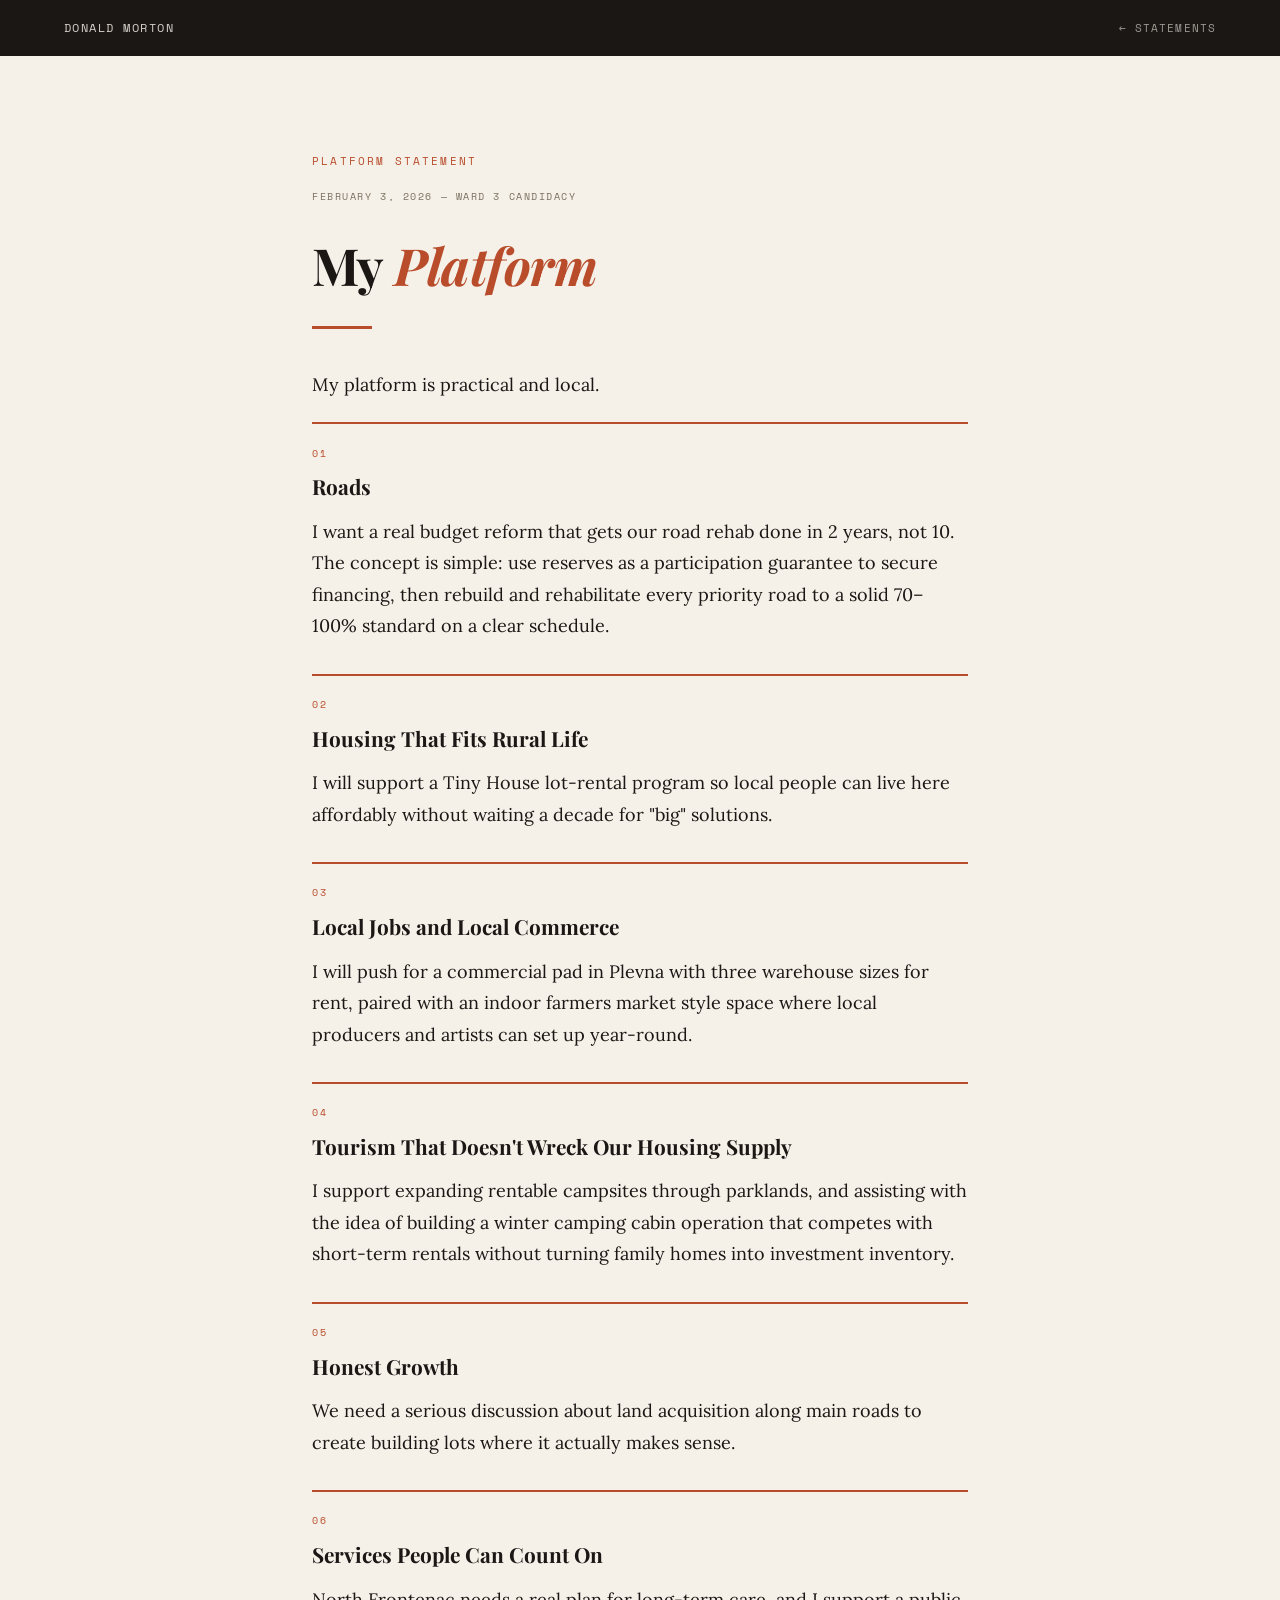
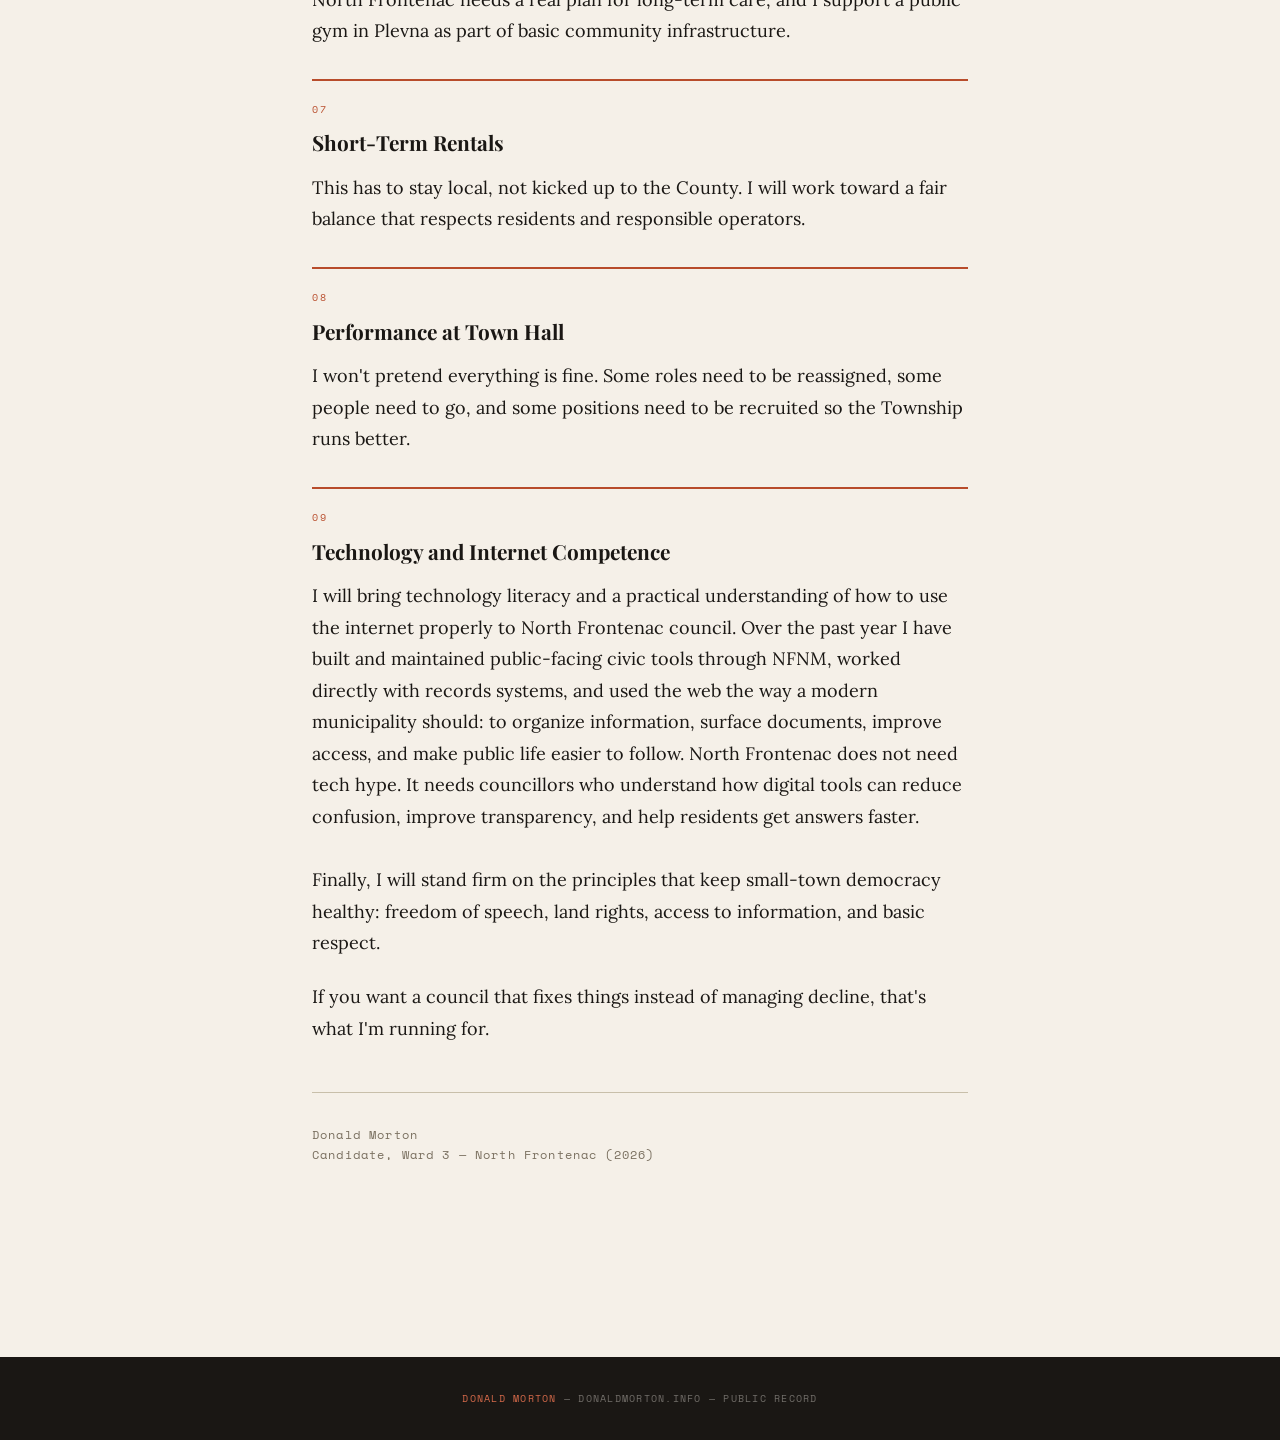
<file: statements/platform.html>
<!DOCTYPE html>
<html lang="en">
<head>
  <meta charset="UTF-8" />
  <meta name="viewport" content="width=device-width, initial-scale=1.0"/>
  <meta name="description" content="Donald Morton's eight-point platform for Ward 3 Councillor: roads, housing, jobs, tourism, services, and more." />
  <meta name="author" content="Donald Morton" />
  <link rel="canonical" href="https://donaldmorton.info/statements/platform.html" />
  <meta property="og:type" content="article" />
  <meta property="og:url" content="https://donaldmorton.info/statements/platform.html" />
  <meta property="og:title" content="My Platform — Donald Morton, Ward 3 Candidate" />
  <meta property="og:description" content="Donald Morton's eight-point platform for Ward 3 Councillor: roads, housing, jobs, tourism, services, and more." />
  <meta property="og:site_name" content="Donald Morton" />
  <meta property="og:image" content="https://donaldmorton.info/assets/social/platform-card.png" />
  <meta property="og:image:secure_url" content="https://donaldmorton.info/assets/social/platform-card.png" />
  <meta property="og:image:type" content="image/png" />
  <meta property="og:image:width" content="1200" />
  <meta property="og:image:height" content="630" />
  <meta property="og:image:alt" content="My Platform social share card with Donald Morton's photo on the left and platform text on the right." />
  <meta name="twitter:card" content="summary_large_image" />
  <meta name="twitter:title" content="My Platform — Donald Morton, Ward 3 Candidate" />
  <meta name="twitter:description" content="Donald Morton's eight-point platform for Ward 3 Councillor: roads, housing, jobs, tourism, services, and more." />
  <meta name="twitter:image" content="https://donaldmorton.info/assets/social/platform-card.png" />
  <meta name="twitter:image:alt" content="My Platform social share card with Donald Morton's photo on the left and platform text on the right." />
  <title>My Platform — Donald Morton</title>
  <link rel="preconnect" href="https://fonts.googleapis.com">
  <link rel="preconnect" href="https://fonts.gstatic.com" crossorigin>
  <link href="https://fonts.googleapis.com/css2?family=Playfair+Display:ital,wght@0,400;0,700;0,900;1,400;1,700&family=Lora:ital,wght@0,400;0,500;1,400&family=Space+Mono:ital,wght@0,400;0,700;1,400&display=swap" rel="stylesheet">
  <style>
    :root { --ink:#1a1714; --paper:#f5f0e8; --warm:#ede8dc; --rust:#b84c2b; --rust-lt:#d4694a; --muted:#7a7060; --rule:#c8bfaa; }
    *, *::before, *::after { box-sizing: border-box; margin: 0; padding: 0; }
    body { background: var(--paper); color: var(--ink); font-family: 'Lora', Georgia, serif; font-size: 18px; line-height: 1.75; overflow-x: hidden; }
    nav { position: sticky; top: 0; z-index: 500; background: var(--ink); display: flex; align-items: center; justify-content: space-between; padding: 0 clamp(1.5rem, 5vw, 4rem); height: 56px; }
    .nav-logo { font-family: 'Space Mono', monospace; font-size: 0.78rem; letter-spacing: 0.12em; text-transform: uppercase; color: var(--paper); text-decoration: none; opacity: 0.85; }
    .nav-back { font-family: 'Space Mono', monospace; font-size: 0.7rem; letter-spacing: 0.1em; text-transform: uppercase; color: var(--paper); text-decoration: none; opacity: 0.6; transition: opacity 0.2s; }
    .nav-back:hover { opacity: 1; }
    .statement-wrap { max-width: 720px; margin: 0 auto; padding: clamp(3rem, 8vw, 6rem) clamp(1.5rem, 5vw, 2rem); }
    .statement-tag { font-family: 'Space Mono', monospace; font-size: 0.68rem; letter-spacing: 0.2em; text-transform: uppercase; color: var(--rust); margin-bottom: 1rem; }
    .statement-date { font-family: 'Space Mono', monospace; font-size: 0.65rem; letter-spacing: 0.15em; text-transform: uppercase; color: var(--muted); margin-bottom: 2rem; }
    h1 { font-family: 'Playfair Display', serif; font-size: clamp(2rem, 5vw, 3.2rem); font-weight: 700; line-height: 1.1; letter-spacing: -0.01em; margin-bottom: 2rem; }
    h1 em { font-style: italic; color: var(--rust); }
    .rule { width: 60px; height: 3px; background: var(--rust); margin-bottom: 2.5rem; }
    p { margin-bottom: 1.4rem; }
    .platform-item { border-top: 2px solid var(--rust); padding-top: 1.2rem; margin-bottom: 2rem; }
    .platform-number { font-family: 'Space Mono', monospace; font-size: 0.65rem; letter-spacing: 0.15em; color: var(--rust); margin-bottom: 0.4rem; }
    .platform-item h2 { font-family: 'Playfair Display', serif; font-size: 1.3rem; font-weight: 700; margin-bottom: 0.7rem; }
    .signature { margin-top: 3rem; padding-top: 2rem; border-top: 1px solid var(--rule); font-family: 'Space Mono', monospace; font-size: 0.72rem; letter-spacing: 0.1em; color: var(--muted); }
    footer { background: var(--ink); color: rgba(245,240,232,0.4); text-align: center; padding: 2rem; font-family: 'Space Mono', monospace; font-size: 0.65rem; letter-spacing: 0.12em; text-transform: uppercase; margin-top: 6rem; }
    footer span { color: var(--rust-lt); }
  </style>
  <!-- Google tag (gtag.js) -->
  <script async src="https://www.googletagmanager.com/gtag/js?id=G-SZPH3THP8T"></script>
  <script>
    window.dataLayer = window.dataLayer || [];
    function gtag(){dataLayer.push(arguments);}
    gtag('js', new Date());
    gtag('config', 'G-SZPH3THP8T');
  </script>
  </head>
<body>
  <nav>
    <a class="nav-logo" href="../index.html">Donald Morton</a>
    <a class="nav-back" href="../index.html#statements">← Statements</a>
  </nav>

  <div class="statement-wrap">
    <div class="statement-tag">Platform Statement</div>
    <div class="statement-date">February 3, 2026 — Ward 3 Candidacy</div>
    <h1>My <em>Platform</em></h1>
    <div class="rule"></div>

    <p>My platform is practical and local.</p>

    <div class="platform-item">
      <div class="platform-number">01</div>
      <h2>Roads</h2>
      <p>I want a real budget reform that gets our road rehab done in 2 years, not 10. The concept is simple: use reserves as a participation guarantee to secure financing, then rebuild and rehabilitate every priority road to a solid 70–100% standard on a clear schedule.</p>
    </div>

    <div class="platform-item">
      <div class="platform-number">02</div>
      <h2>Housing That Fits Rural Life</h2>
      <p>I will support a Tiny House lot-rental program so local people can live here affordably without waiting a decade for "big" solutions.</p>
    </div>

    <div class="platform-item">
      <div class="platform-number">03</div>
      <h2>Local Jobs and Local Commerce</h2>
      <p>I will push for a commercial pad in Plevna with three warehouse sizes for rent, paired with an indoor farmers market style space where local producers and artists can set up year-round.</p>
    </div>

    <div class="platform-item">
      <div class="platform-number">04</div>
      <h2>Tourism That Doesn't Wreck Our Housing Supply</h2>
      <p>I support expanding rentable campsites through parklands, and assisting with the idea of building a winter camping cabin operation that competes with short-term rentals without turning family homes into investment inventory.</p>
    </div>

    <div class="platform-item">
      <div class="platform-number">05</div>
      <h2>Honest Growth</h2>
      <p>We need a serious discussion about land acquisition along main roads to create building lots where it actually makes sense.</p>
    </div>

    <div class="platform-item">
      <div class="platform-number">06</div>
      <h2>Services People Can Count On</h2>
      <p>North Frontenac needs a real plan for long-term care, and I support a public gym in Plevna as part of basic community infrastructure.</p>
    </div>

    <div class="platform-item">
      <div class="platform-number">07</div>
      <h2>Short-Term Rentals</h2>
      <p>This has to stay local, not kicked up to the County. I will work toward a fair balance that respects residents and responsible operators.</p>
    </div>

    <div class="platform-item">
      <div class="platform-number">08</div>
      <h2>Performance at Town Hall</h2>
      <p>I won't pretend everything is fine. Some roles need to be reassigned, some people need to go, and some positions need to be recruited so the Township runs better.</p>
    </div>

    <div class="platform-item">
      <div class="platform-number">09</div>
      <h2>Technology and Internet Competence</h2>
      <p>I will bring technology literacy and a practical understanding of how to use the internet properly to North Frontenac council. Over the past year I have built and maintained public-facing civic tools through NFNM, worked directly with records systems, and used the web the way a modern municipality should: to organize information, surface documents, improve access, and make public life easier to follow. North Frontenac does not need tech hype. It needs councillors who understand how digital tools can reduce confusion, improve transparency, and help residents get answers faster.</p>
    </div>

    <p>Finally, I will stand firm on the principles that keep small-town democracy healthy: freedom of speech, land rights, access to information, and basic respect.</p>

    <p>If you want a council that fixes things instead of managing decline, that's what I'm running for.</p>

    <div class="signature">
      Donald Morton<br>
      Candidate, Ward 3 — North Frontenac (2026)
    </div>
  </div>

  <footer>
    <span>Donald Morton</span> — donaldmorton.info — Public Record
  </footer>
</body>
</html>
</file>
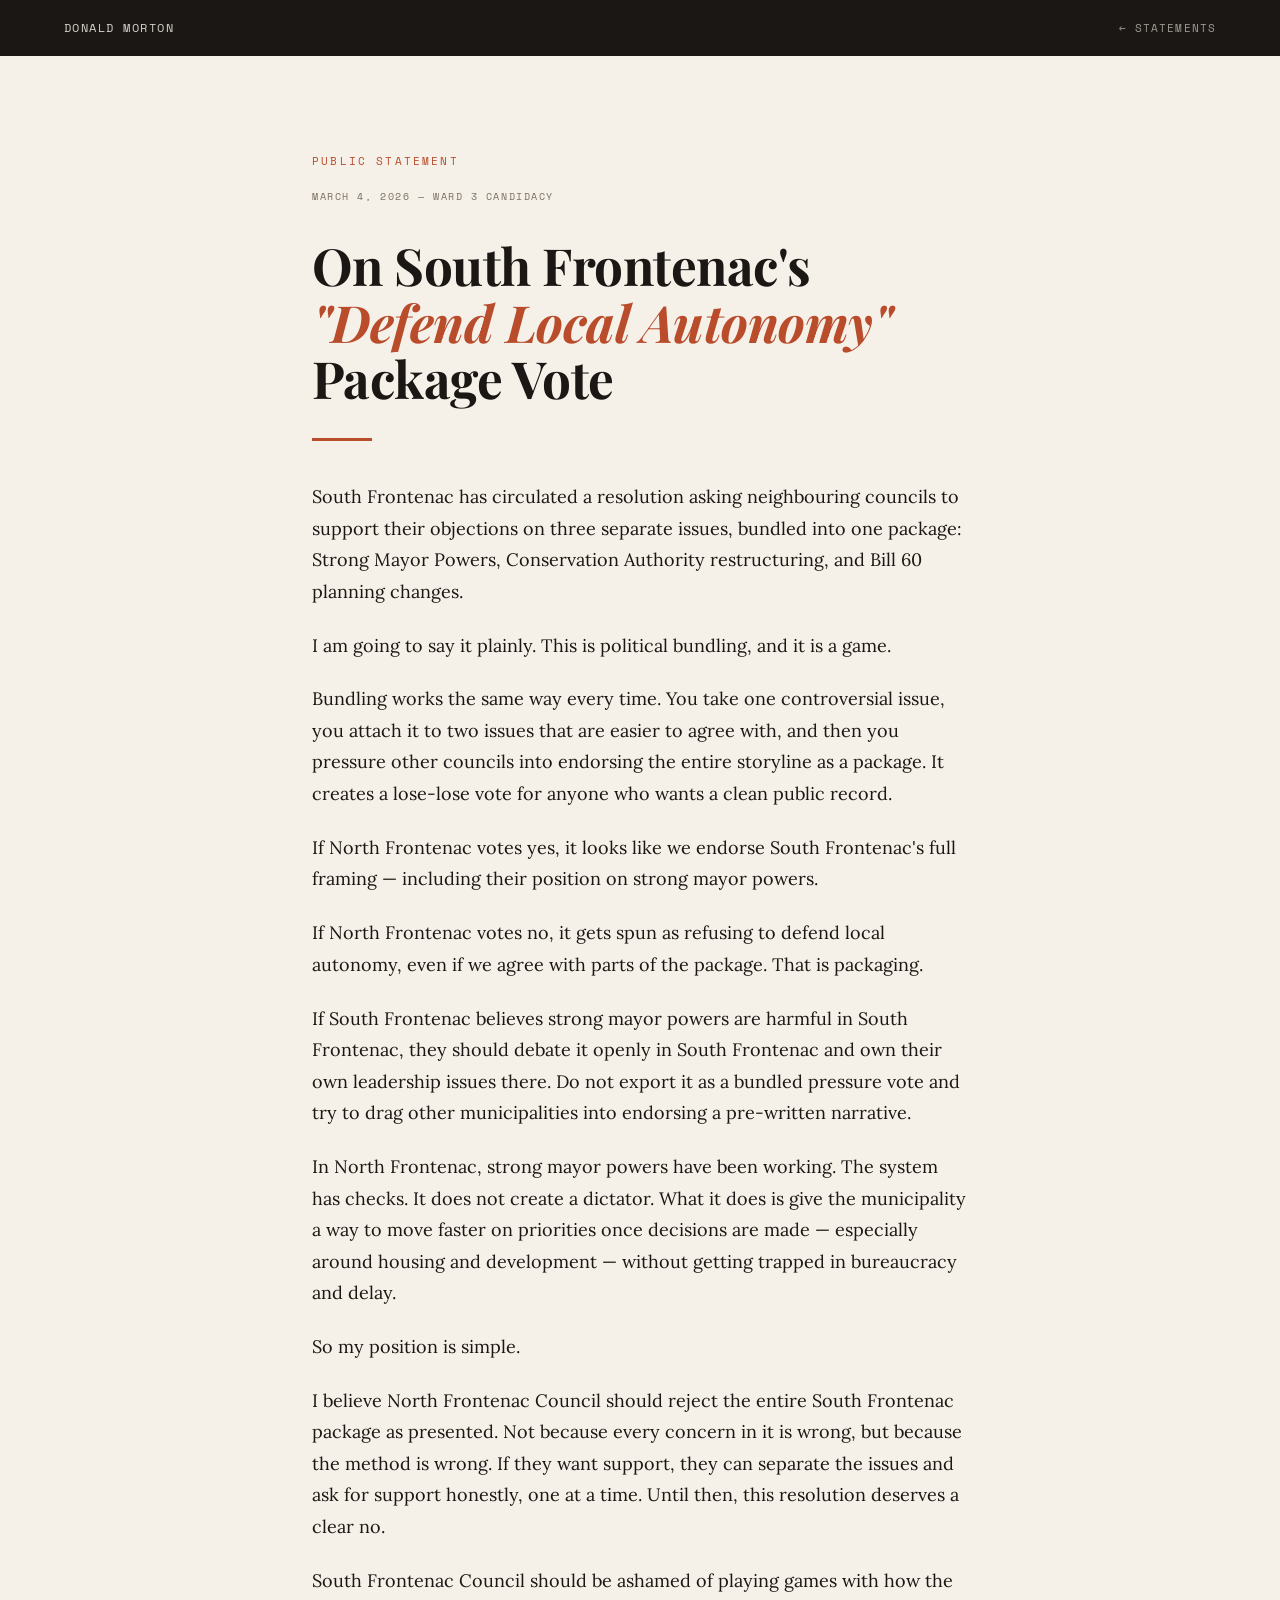
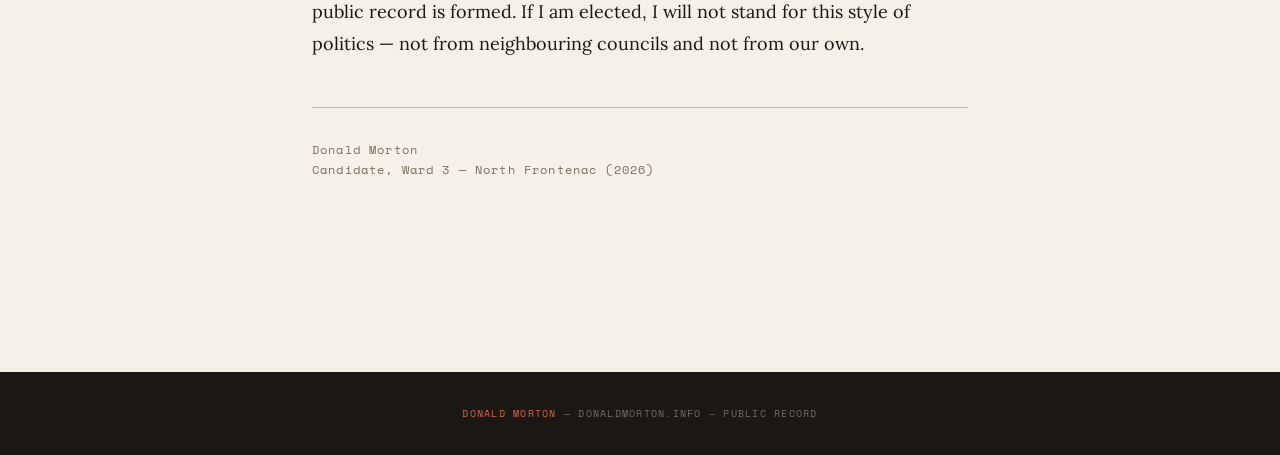
<file: statements/south-frontenac-bundling.html>
<!DOCTYPE html>
<html lang="en">
<head>
  <meta charset="UTF-8" />
  <meta name="viewport" content="width=device-width, initial-scale=1.0"/>
  <meta name="description" content="Donald Morton's statement rejecting South Frontenac's bundled Defend Local Autonomy resolution as political packaging." />
  <meta name="author" content="Donald Morton" />
  <link rel="canonical" href="https://donaldmorton.info/statements/south-frontenac-bundling.html" />
  <meta property="og:type" content="article" />
  <meta property="og:url" content="https://donaldmorton.info/statements/south-frontenac-bundling.html" />
  <meta property="og:title" content="On South Frontenac's Bundled Resolution — Donald Morton" />
  <meta property="og:description" content="Donald Morton's statement rejecting South Frontenac's bundled Defend Local Autonomy resolution as political packaging." />
  <meta property="og:site_name" content="Donald Morton" />
  <meta property="og:image" content="https://donaldmorton.info/assets/social/south-frontenac-bundling-card.png" />
  <meta property="og:image:secure_url" content="https://donaldmorton.info/assets/social/south-frontenac-bundling-card.png" />
  <meta property="og:image:type" content="image/png" />
  <meta property="og:image:width" content="1200" />
  <meta property="og:image:height" content="630" />
  <meta property="og:image:alt" content="South Frontenac bundled resolution social share card with Donald Morton's photo on the left and statement text on the right." />
  <meta name="twitter:card" content="summary_large_image" />
  <meta name="twitter:title" content="On South Frontenac's Bundled Resolution — Donald Morton" />
  <meta name="twitter:description" content="Donald Morton's statement rejecting South Frontenac's bundled Defend Local Autonomy resolution as political packaging." />
  <meta name="twitter:image" content="https://donaldmorton.info/assets/social/south-frontenac-bundling-card.png" />
  <meta name="twitter:image:alt" content="South Frontenac bundled resolution social share card with Donald Morton's photo on the left and statement text on the right." />
  <title>On South Frontenac's Bundled Resolution — Donald Morton</title>
  <link rel="preconnect" href="https://fonts.googleapis.com">
  <link rel="preconnect" href="https://fonts.gstatic.com" crossorigin>
  <link href="https://fonts.googleapis.com/css2?family=Playfair+Display:ital,wght@0,400;0,700;0,900;1,400;1,700&family=Lora:ital,wght@0,400;0,500;1,400&family=Space+Mono:ital,wght@0,400;0,700;1,400&display=swap" rel="stylesheet">
  <style>
    :root { --ink:#1a1714; --paper:#f5f0e8; --warm:#ede8dc; --rust:#b84c2b; --rust-lt:#d4694a; --muted:#7a7060; --rule:#c8bfaa; }
    *, *::before, *::after { box-sizing: border-box; margin: 0; padding: 0; }
    body { background: var(--paper); color: var(--ink); font-family: 'Lora', Georgia, serif; font-size: 18px; line-height: 1.75; overflow-x: hidden; }
    nav { position: sticky; top: 0; z-index: 500; background: var(--ink); display: flex; align-items: center; justify-content: space-between; padding: 0 clamp(1.5rem, 5vw, 4rem); height: 56px; }
    .nav-logo { font-family: 'Space Mono', monospace; font-size: 0.78rem; letter-spacing: 0.12em; text-transform: uppercase; color: var(--paper); text-decoration: none; opacity: 0.85; }
    .nav-back { font-family: 'Space Mono', monospace; font-size: 0.7rem; letter-spacing: 0.1em; text-transform: uppercase; color: var(--paper); text-decoration: none; opacity: 0.6; transition: opacity 0.2s; }
    .nav-back:hover { opacity: 1; }
    .statement-wrap { max-width: 720px; margin: 0 auto; padding: clamp(3rem, 8vw, 6rem) clamp(1.5rem, 5vw, 2rem); }
    .statement-tag { font-family: 'Space Mono', monospace; font-size: 0.68rem; letter-spacing: 0.2em; text-transform: uppercase; color: var(--rust); margin-bottom: 1rem; }
    .statement-date { font-family: 'Space Mono', monospace; font-size: 0.65rem; letter-spacing: 0.15em; text-transform: uppercase; color: var(--muted); margin-bottom: 2rem; }
    h1 { font-family: 'Playfair Display', serif; font-size: clamp(2rem, 5vw, 3.2rem); font-weight: 700; line-height: 1.1; letter-spacing: -0.01em; margin-bottom: 2rem; }
    h1 em { font-style: italic; color: var(--rust); }
    .rule { width: 60px; height: 3px; background: var(--rust); margin-bottom: 2.5rem; }
    p { margin-bottom: 1.4rem; }
    .signature { margin-top: 3rem; padding-top: 2rem; border-top: 1px solid var(--rule); font-family: 'Space Mono', monospace; font-size: 0.72rem; letter-spacing: 0.1em; color: var(--muted); }
    footer { background: var(--ink); color: rgba(245,240,232,0.4); text-align: center; padding: 2rem; font-family: 'Space Mono', monospace; font-size: 0.65rem; letter-spacing: 0.12em; text-transform: uppercase; margin-top: 6rem; }
    footer span { color: var(--rust-lt); }
  </style>
  <!-- Google tag (gtag.js) -->
  <script async src="https://www.googletagmanager.com/gtag/js?id=G-SZPH3THP8T"></script>
  <script>
    window.dataLayer = window.dataLayer || [];
    function gtag(){dataLayer.push(arguments);}
    gtag('js', new Date());
    gtag('config', 'G-SZPH3THP8T');
  </script>
  </head>
<body>
  <nav>
    <a class="nav-logo" href="../index.html">Donald Morton</a>
    <a class="nav-back" href="../index.html#statements">← Statements</a>
  </nav>

  <div class="statement-wrap">
    <div class="statement-tag">Public Statement</div>
    <div class="statement-date">March 4, 2026 — Ward 3 Candidacy</div>
    <h1>On South Frontenac's <em>"Defend Local Autonomy"</em> Package Vote</h1>
    <div class="rule"></div>

    <p>South Frontenac has circulated a resolution asking neighbouring councils to support their objections on three separate issues, bundled into one package: Strong Mayor Powers, Conservation Authority restructuring, and Bill 60 planning changes.</p>

    <p>I am going to say it plainly. This is political bundling, and it is a game.</p>

    <p>Bundling works the same way every time. You take one controversial issue, you attach it to two issues that are easier to agree with, and then you pressure other councils into endorsing the entire storyline as a package. It creates a lose-lose vote for anyone who wants a clean public record.</p>

    <p>If North Frontenac votes yes, it looks like we endorse South Frontenac's full framing — including their position on strong mayor powers.</p>

    <p>If North Frontenac votes no, it gets spun as refusing to defend local autonomy, even if we agree with parts of the package. That is packaging.</p>

    <p>If South Frontenac believes strong mayor powers are harmful in South Frontenac, they should debate it openly in South Frontenac and own their own leadership issues there. Do not export it as a bundled pressure vote and try to drag other municipalities into endorsing a pre-written narrative.</p>

    <p>In North Frontenac, strong mayor powers have been working. The system has checks. It does not create a dictator. What it does is give the municipality a way to move faster on priorities once decisions are made — especially around housing and development — without getting trapped in bureaucracy and delay.</p>

    <p>So my position is simple.</p>

    <p>I believe North Frontenac Council should reject the entire South Frontenac package as presented. Not because every concern in it is wrong, but because the method is wrong. If they want support, they can separate the issues and ask for support honestly, one at a time. Until then, this resolution deserves a clear no.</p>

    <p>South Frontenac Council should be ashamed of playing games with how the public record is formed. If I am elected, I will not stand for this style of politics — not from neighbouring councils and not from our own.</p>

    <div class="signature">
      Donald Morton<br>
      Candidate, Ward 3 — North Frontenac (2026)
    </div>
  </div>

  <footer>
    <span>Donald Morton</span> — donaldmorton.info — Public Record
  </footer>
</body>
</html>
</file>
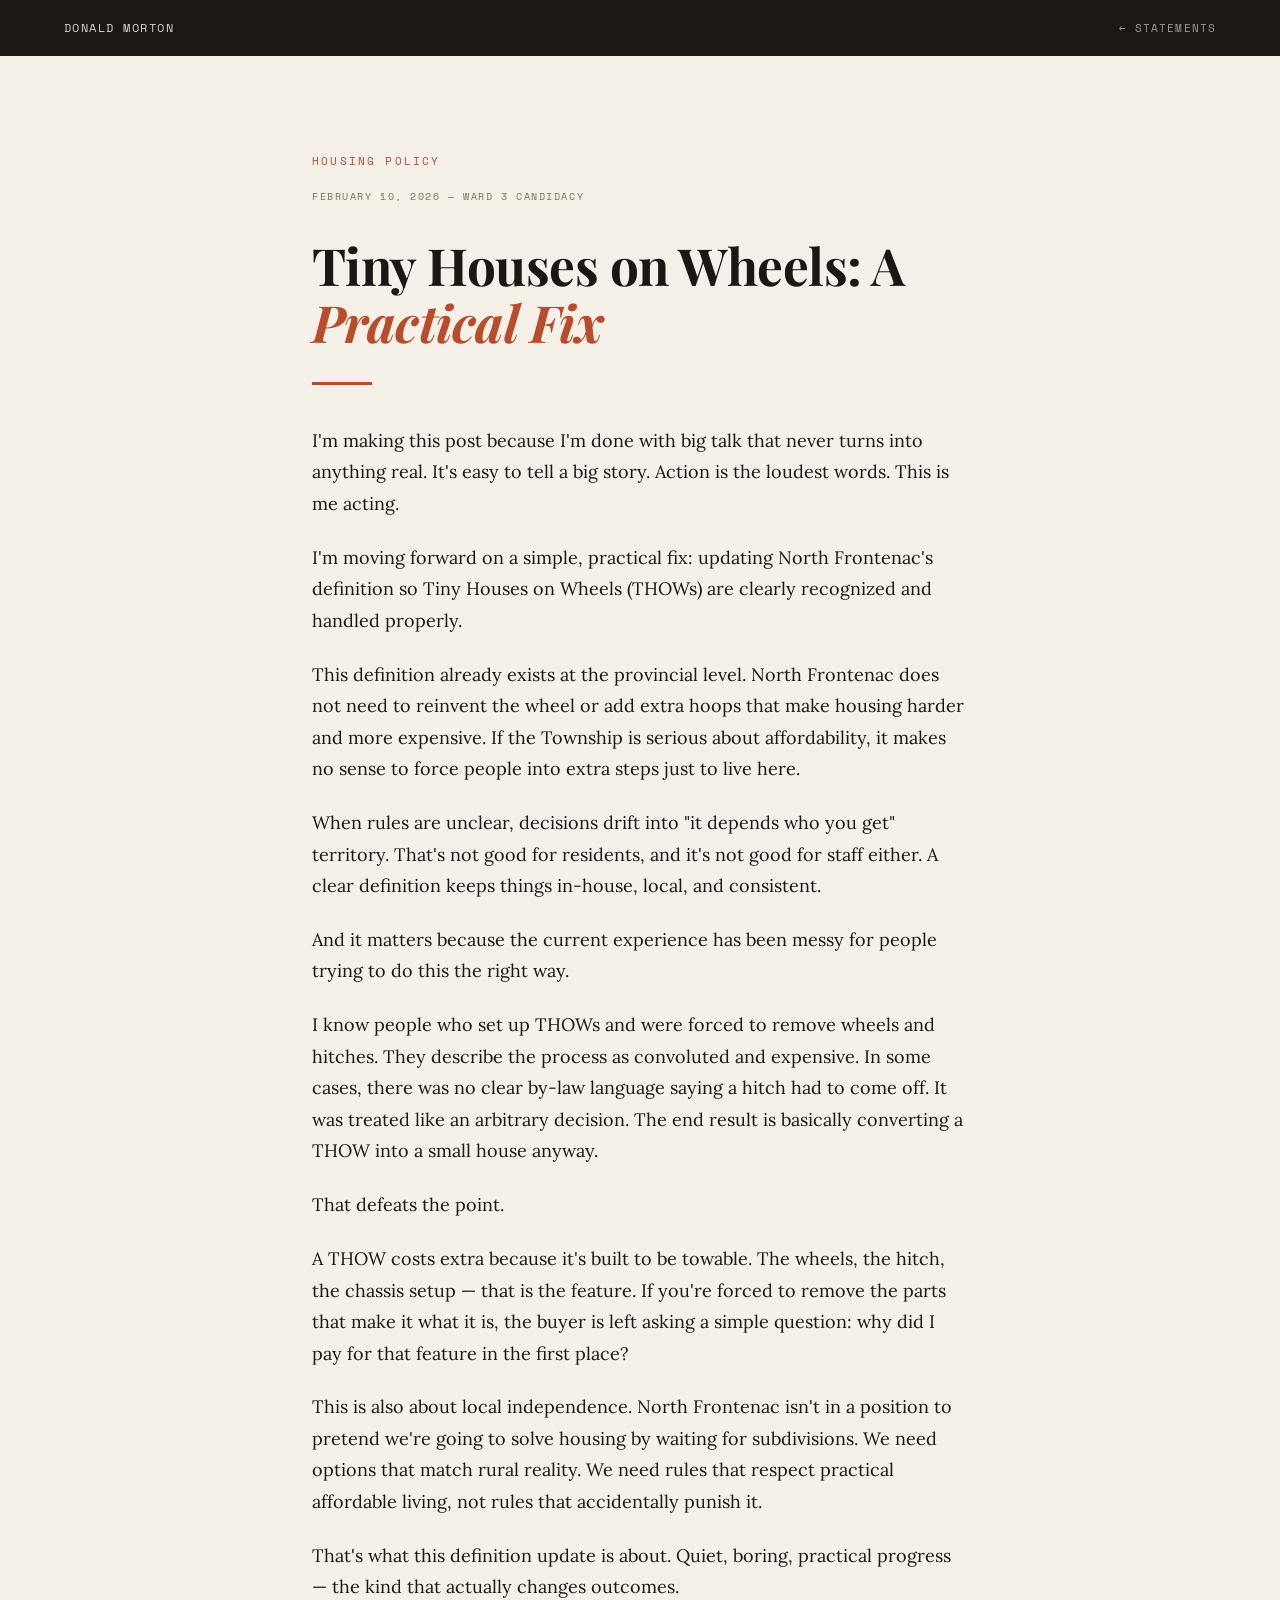
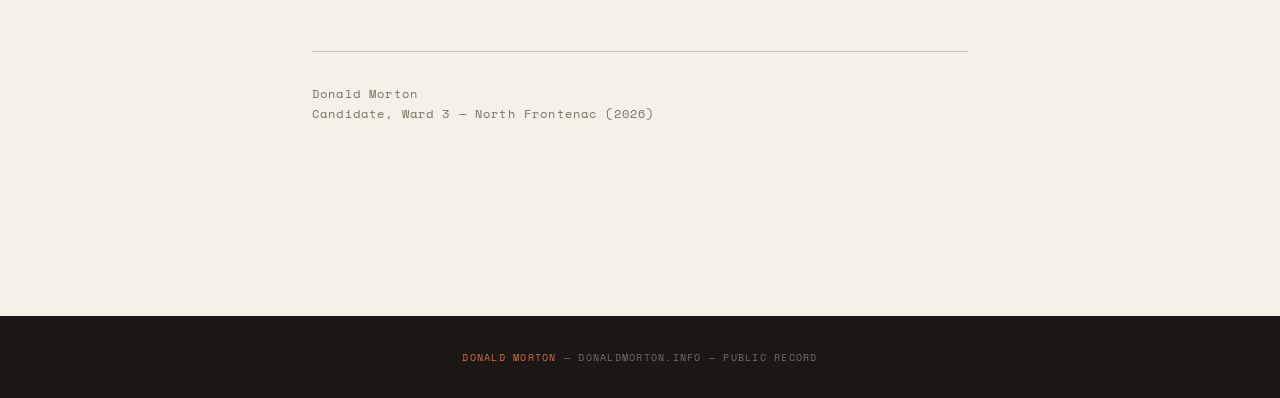
<file: statements/thow-definition.html>
<!DOCTYPE html>
<html lang="en">
<head>
  <meta charset="UTF-8" />
  <meta name="viewport" content="width=device-width, initial-scale=1.0"/>
  <meta name="description" content="Donald Morton's statement on updating North Frontenac by-laws to properly recognize Tiny Houses on Wheels as affordable housing." />
  <meta name="author" content="Donald Morton" />
  <link rel="canonical" href="https://donaldmorton.info/statements/thow-definition.html" />
  <meta property="og:type" content="article" />
  <meta property="og:url" content="https://donaldmorton.info/statements/thow-definition.html" />
  <meta property="og:title" content="Tiny Houses on Wheels: A Practical Fix — Donald Morton" />
  <meta property="og:description" content="Donald Morton's statement on updating North Frontenac by-laws to properly recognize Tiny Houses on Wheels as affordable housing." />
  <meta property="og:site_name" content="Donald Morton" />
  <meta property="og:image" content="https://donaldmorton.info/assets/social/thow-definition-card.png" />
  <meta property="og:image:secure_url" content="https://donaldmorton.info/assets/social/thow-definition-card.png" />
  <meta property="og:image:type" content="image/png" />
  <meta property="og:image:width" content="1200" />
  <meta property="og:image:height" content="630" />
  <meta property="og:image:alt" content="Tiny Houses on Wheels social share card with Donald Morton's photo on the left and statement text on the right." />
  <meta name="twitter:card" content="summary_large_image" />
  <meta name="twitter:title" content="Tiny Houses on Wheels: A Practical Fix — Donald Morton" />
  <meta name="twitter:description" content="Donald Morton's statement on updating North Frontenac by-laws to properly recognize Tiny Houses on Wheels as affordable housing." />
  <meta name="twitter:image" content="https://donaldmorton.info/assets/social/thow-definition-card.png" />
  <meta name="twitter:image:alt" content="Tiny Houses on Wheels social share card with Donald Morton's photo on the left and statement text on the right." />
  <title>Tiny Houses on Wheels — Donald Morton</title>
  <link rel="preconnect" href="https://fonts.googleapis.com">
  <link rel="preconnect" href="https://fonts.gstatic.com" crossorigin>
  <link href="https://fonts.googleapis.com/css2?family=Playfair+Display:ital,wght@0,400;0,700;0,900;1,400;1,700&family=Lora:ital,wght@0,400;0,500;1,400&family=Space+Mono:ital,wght@0,400;0,700;1,400&display=swap" rel="stylesheet">
  <style>
    :root { --ink:#1a1714; --paper:#f5f0e8; --warm:#ede8dc; --rust:#b84c2b; --rust-lt:#d4694a; --muted:#7a7060; --rule:#c8bfaa; }
    *, *::before, *::after { box-sizing: border-box; margin: 0; padding: 0; }
    body { background: var(--paper); color: var(--ink); font-family: 'Lora', Georgia, serif; font-size: 18px; line-height: 1.75; overflow-x: hidden; }
    nav { position: sticky; top: 0; z-index: 500; background: var(--ink); display: flex; align-items: center; justify-content: space-between; padding: 0 clamp(1.5rem, 5vw, 4rem); height: 56px; }
    .nav-logo { font-family: 'Space Mono', monospace; font-size: 0.78rem; letter-spacing: 0.12em; text-transform: uppercase; color: var(--paper); text-decoration: none; opacity: 0.85; }
    .nav-back { font-family: 'Space Mono', monospace; font-size: 0.7rem; letter-spacing: 0.1em; text-transform: uppercase; color: var(--paper); text-decoration: none; opacity: 0.6; transition: opacity 0.2s; }
    .nav-back:hover { opacity: 1; }
    .statement-wrap { max-width: 720px; margin: 0 auto; padding: clamp(3rem, 8vw, 6rem) clamp(1.5rem, 5vw, 2rem); }
    .statement-tag { font-family: 'Space Mono', monospace; font-size: 0.68rem; letter-spacing: 0.2em; text-transform: uppercase; color: var(--rust); margin-bottom: 1rem; }
    .statement-date { font-family: 'Space Mono', monospace; font-size: 0.65rem; letter-spacing: 0.15em; text-transform: uppercase; color: var(--muted); margin-bottom: 2rem; }
    h1 { font-family: 'Playfair Display', serif; font-size: clamp(2rem, 5vw, 3.2rem); font-weight: 700; line-height: 1.1; letter-spacing: -0.01em; margin-bottom: 2rem; }
    h1 em { font-style: italic; color: var(--rust); }
    .rule { width: 60px; height: 3px; background: var(--rust); margin-bottom: 2.5rem; }
    p { margin-bottom: 1.4rem; }
    .signature { margin-top: 3rem; padding-top: 2rem; border-top: 1px solid var(--rule); font-family: 'Space Mono', monospace; font-size: 0.72rem; letter-spacing: 0.1em; color: var(--muted); }
    footer { background: var(--ink); color: rgba(245,240,232,0.4); text-align: center; padding: 2rem; font-family: 'Space Mono', monospace; font-size: 0.65rem; letter-spacing: 0.12em; text-transform: uppercase; margin-top: 6rem; }
    footer span { color: var(--rust-lt); }
  </style>
  <!-- Google tag (gtag.js) -->
  <script async src="https://www.googletagmanager.com/gtag/js?id=G-SZPH3THP8T"></script>
  <script>
    window.dataLayer = window.dataLayer || [];
    function gtag(){dataLayer.push(arguments);}
    gtag('js', new Date());
    gtag('config', 'G-SZPH3THP8T');
  </script>
  </head>
<body>
  <nav>
    <a class="nav-logo" href="../index.html">Donald Morton</a>
    <a class="nav-back" href="../index.html#statements">← Statements</a>
  </nav>

  <div class="statement-wrap">
    <div class="statement-tag">Housing Policy</div>
    <div class="statement-date">February 10, 2026 — Ward 3 Candidacy</div>
    <h1>Tiny Houses on Wheels: A <em>Practical Fix</em></h1>
    <div class="rule"></div>

    <p>I'm making this post because I'm done with big talk that never turns into anything real. It's easy to tell a big story. Action is the loudest words. This is me acting.</p>

    <p>I'm moving forward on a simple, practical fix: updating North Frontenac's definition so Tiny Houses on Wheels (THOWs) are clearly recognized and handled properly.</p>

    <p>This definition already exists at the provincial level. North Frontenac does not need to reinvent the wheel or add extra hoops that make housing harder and more expensive. If the Township is serious about affordability, it makes no sense to force people into extra steps just to live here.</p>

    <p>When rules are unclear, decisions drift into "it depends who you get" territory. That's not good for residents, and it's not good for staff either. A clear definition keeps things in-house, local, and consistent.</p>

    <p>And it matters because the current experience has been messy for people trying to do this the right way.</p>

    <p>I know people who set up THOWs and were forced to remove wheels and hitches. They describe the process as convoluted and expensive. In some cases, there was no clear by-law language saying a hitch had to come off. It was treated like an arbitrary decision. The end result is basically converting a THOW into a small house anyway.</p>

    <p>That defeats the point.</p>

    <p>A THOW costs extra because it's built to be towable. The wheels, the hitch, the chassis setup — that is the feature. If you're forced to remove the parts that make it what it is, the buyer is left asking a simple question: why did I pay for that feature in the first place?</p>

    <p>This is also about local independence. North Frontenac isn't in a position to pretend we're going to solve housing by waiting for subdivisions. We need options that match rural reality. We need rules that respect practical affordable living, not rules that accidentally punish it.</p>

    <p>That's what this definition update is about. Quiet, boring, practical progress — the kind that actually changes outcomes.</p>

    <div class="signature">
      Donald Morton<br>
      Candidate, Ward 3 — North Frontenac (2026)
    </div>
  </div>

  <footer>
    <span>Donald Morton</span> — donaldmorton.info — Public Record
  </footer>
</body>
</html>
</file>
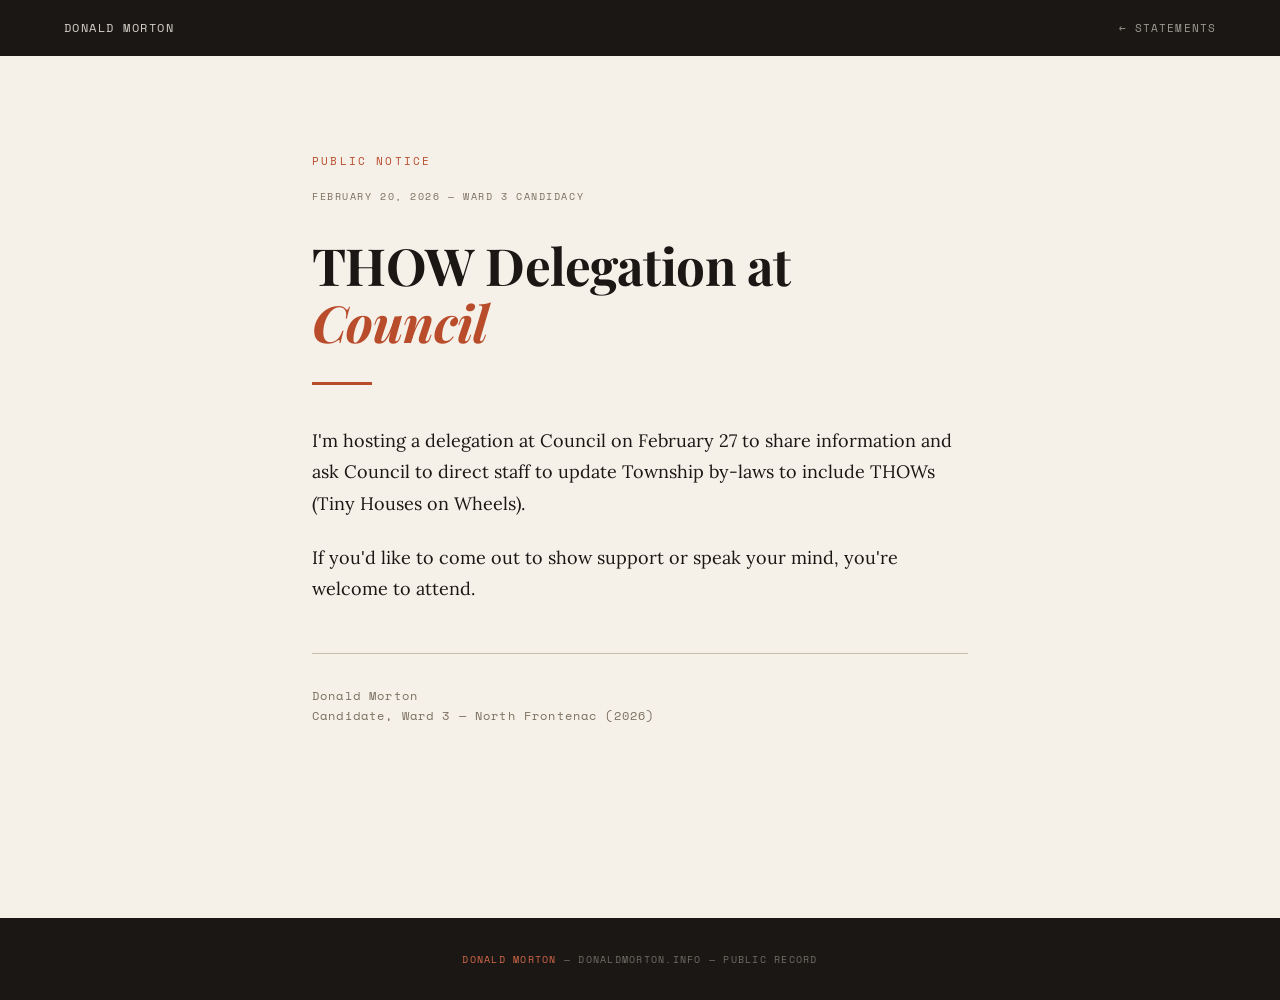
<file: statements/thow-delegation.html>
<!DOCTYPE html>
<html lang="en">
<head>
  <meta charset="UTF-8" />
  <meta name="viewport" content="width=device-width, initial-scale=1.0"/>
  <meta name="description" content="Donald Morton hosted a delegation at North Frontenac Council on February 27 2026 to push for THOW by-law recognition." />
  <meta name="author" content="Donald Morton" />
  <link rel="canonical" href="https://donaldmorton.info/statements/thow-delegation.html" />
  <meta property="og:type" content="article" />
  <meta property="og:url" content="https://donaldmorton.info/statements/thow-delegation.html" />
  <meta property="og:title" content="THOW Council Delegation — Donald Morton" />
  <meta property="og:description" content="Donald Morton hosted a delegation at North Frontenac Council on February 27 2026 to push for THOW by-law recognition." />
  <meta property="og:site_name" content="Donald Morton" />
  <meta property="og:image" content="https://donaldmorton.info/assets/social/thow-delegation-card.png" />
  <meta property="og:image:secure_url" content="https://donaldmorton.info/assets/social/thow-delegation-card.png" />
  <meta property="og:image:type" content="image/png" />
  <meta property="og:image:width" content="1200" />
  <meta property="og:image:height" content="630" />
  <meta property="og:image:alt" content="THOW Council Delegation social share card with Donald Morton's photo on the left and statement text on the right." />
  <meta name="twitter:card" content="summary_large_image" />
  <meta name="twitter:title" content="THOW Council Delegation — Donald Morton" />
  <meta name="twitter:description" content="Donald Morton hosted a delegation at North Frontenac Council on February 27 2026 to push for THOW by-law recognition." />
  <meta name="twitter:image" content="https://donaldmorton.info/assets/social/thow-delegation-card.png" />
  <meta name="twitter:image:alt" content="THOW Council Delegation social share card with Donald Morton's photo on the left and statement text on the right." />
  <title>THOW Council Delegation — Donald Morton</title>
  <link rel="preconnect" href="https://fonts.googleapis.com">
  <link rel="preconnect" href="https://fonts.gstatic.com" crossorigin>
  <link href="https://fonts.googleapis.com/css2?family=Playfair+Display:ital,wght@0,400;0,700;0,900;1,400;1,700&family=Lora:ital,wght@0,400;0,500;1,400&family=Space+Mono:ital,wght@0,400;0,700;1,400&display=swap" rel="stylesheet">
  <style>
    :root { --ink:#1a1714; --paper:#f5f0e8; --warm:#ede8dc; --rust:#b84c2b; --rust-lt:#d4694a; --muted:#7a7060; --rule:#c8bfaa; }
    *, *::before, *::after { box-sizing: border-box; margin: 0; padding: 0; }
    body { background: var(--paper); color: var(--ink); font-family: 'Lora', Georgia, serif; font-size: 18px; line-height: 1.75; overflow-x: hidden; }
    nav { position: sticky; top: 0; z-index: 500; background: var(--ink); display: flex; align-items: center; justify-content: space-between; padding: 0 clamp(1.5rem, 5vw, 4rem); height: 56px; }
    .nav-logo { font-family: 'Space Mono', monospace; font-size: 0.78rem; letter-spacing: 0.12em; text-transform: uppercase; color: var(--paper); text-decoration: none; opacity: 0.85; }
    .nav-back { font-family: 'Space Mono', monospace; font-size: 0.7rem; letter-spacing: 0.1em; text-transform: uppercase; color: var(--paper); text-decoration: none; opacity: 0.6; transition: opacity 0.2s; }
    .nav-back:hover { opacity: 1; }
    .statement-wrap { max-width: 720px; margin: 0 auto; padding: clamp(3rem, 8vw, 6rem) clamp(1.5rem, 5vw, 2rem); }
    .statement-tag { font-family: 'Space Mono', monospace; font-size: 0.68rem; letter-spacing: 0.2em; text-transform: uppercase; color: var(--rust); margin-bottom: 1rem; }
    .statement-date { font-family: 'Space Mono', monospace; font-size: 0.65rem; letter-spacing: 0.15em; text-transform: uppercase; color: var(--muted); margin-bottom: 2rem; }
    h1 { font-family: 'Playfair Display', serif; font-size: clamp(2rem, 5vw, 3.2rem); font-weight: 700; line-height: 1.1; letter-spacing: -0.01em; margin-bottom: 2rem; }
    h1 em { font-style: italic; color: var(--rust); }
    .rule { width: 60px; height: 3px; background: var(--rust); margin-bottom: 2.5rem; }
    p { margin-bottom: 1.4rem; }
    .signature { margin-top: 3rem; padding-top: 2rem; border-top: 1px solid var(--rule); font-family: 'Space Mono', monospace; font-size: 0.72rem; letter-spacing: 0.1em; color: var(--muted); }
    footer { background: var(--ink); color: rgba(245,240,232,0.4); text-align: center; padding: 2rem; font-family: 'Space Mono', monospace; font-size: 0.65rem; letter-spacing: 0.12em; text-transform: uppercase; margin-top: 6rem; }
    footer span { color: var(--rust-lt); }
  </style>
  <!-- Google tag (gtag.js) -->
  <script async src="https://www.googletagmanager.com/gtag/js?id=G-SZPH3THP8T"></script>
  <script>
    window.dataLayer = window.dataLayer || [];
    function gtag(){dataLayer.push(arguments);}
    gtag('js', new Date());
    gtag('config', 'G-SZPH3THP8T');
  </script>
  </head>
<body>
  <nav>
    <a class="nav-logo" href="../index.html">Donald Morton</a>
    <a class="nav-back" href="../index.html#statements">← Statements</a>
  </nav>

  <div class="statement-wrap">
    <div class="statement-tag">Public Notice</div>
    <div class="statement-date">February 20, 2026 — Ward 3 Candidacy</div>
    <h1>THOW Delegation at <em>Council</em></h1>
    <div class="rule"></div>

    <p>I'm hosting a delegation at Council on February 27 to share information and ask Council to direct staff to update Township by-laws to include THOWs (Tiny Houses on Wheels).</p>

    <p>If you'd like to come out to show support or speak your mind, you're welcome to attend.</p>

    <div class="signature">
      Donald Morton<br>
      Candidate, Ward 3 — North Frontenac (2026)
    </div>
  </div>

  <footer>
    <span>Donald Morton</span> — donaldmorton.info — Public Record
  </footer>
</body>
</html>
</file>
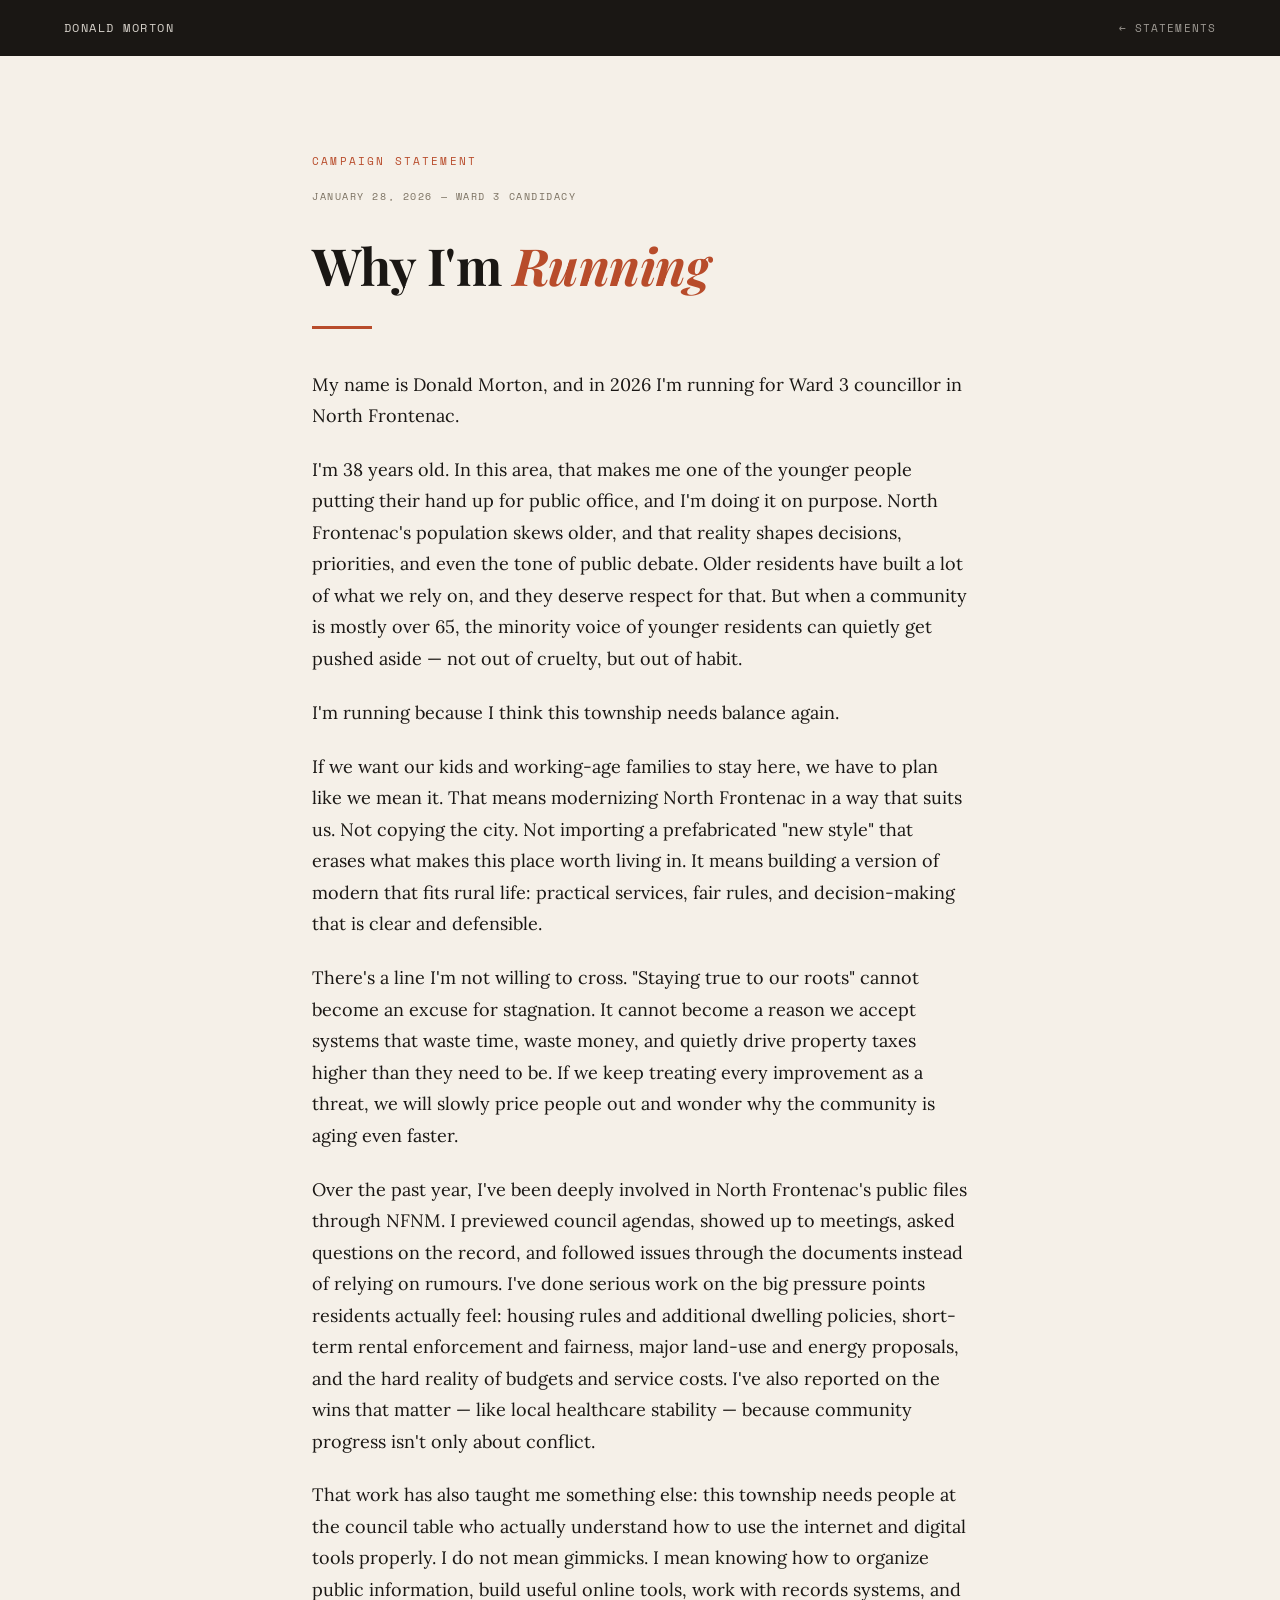
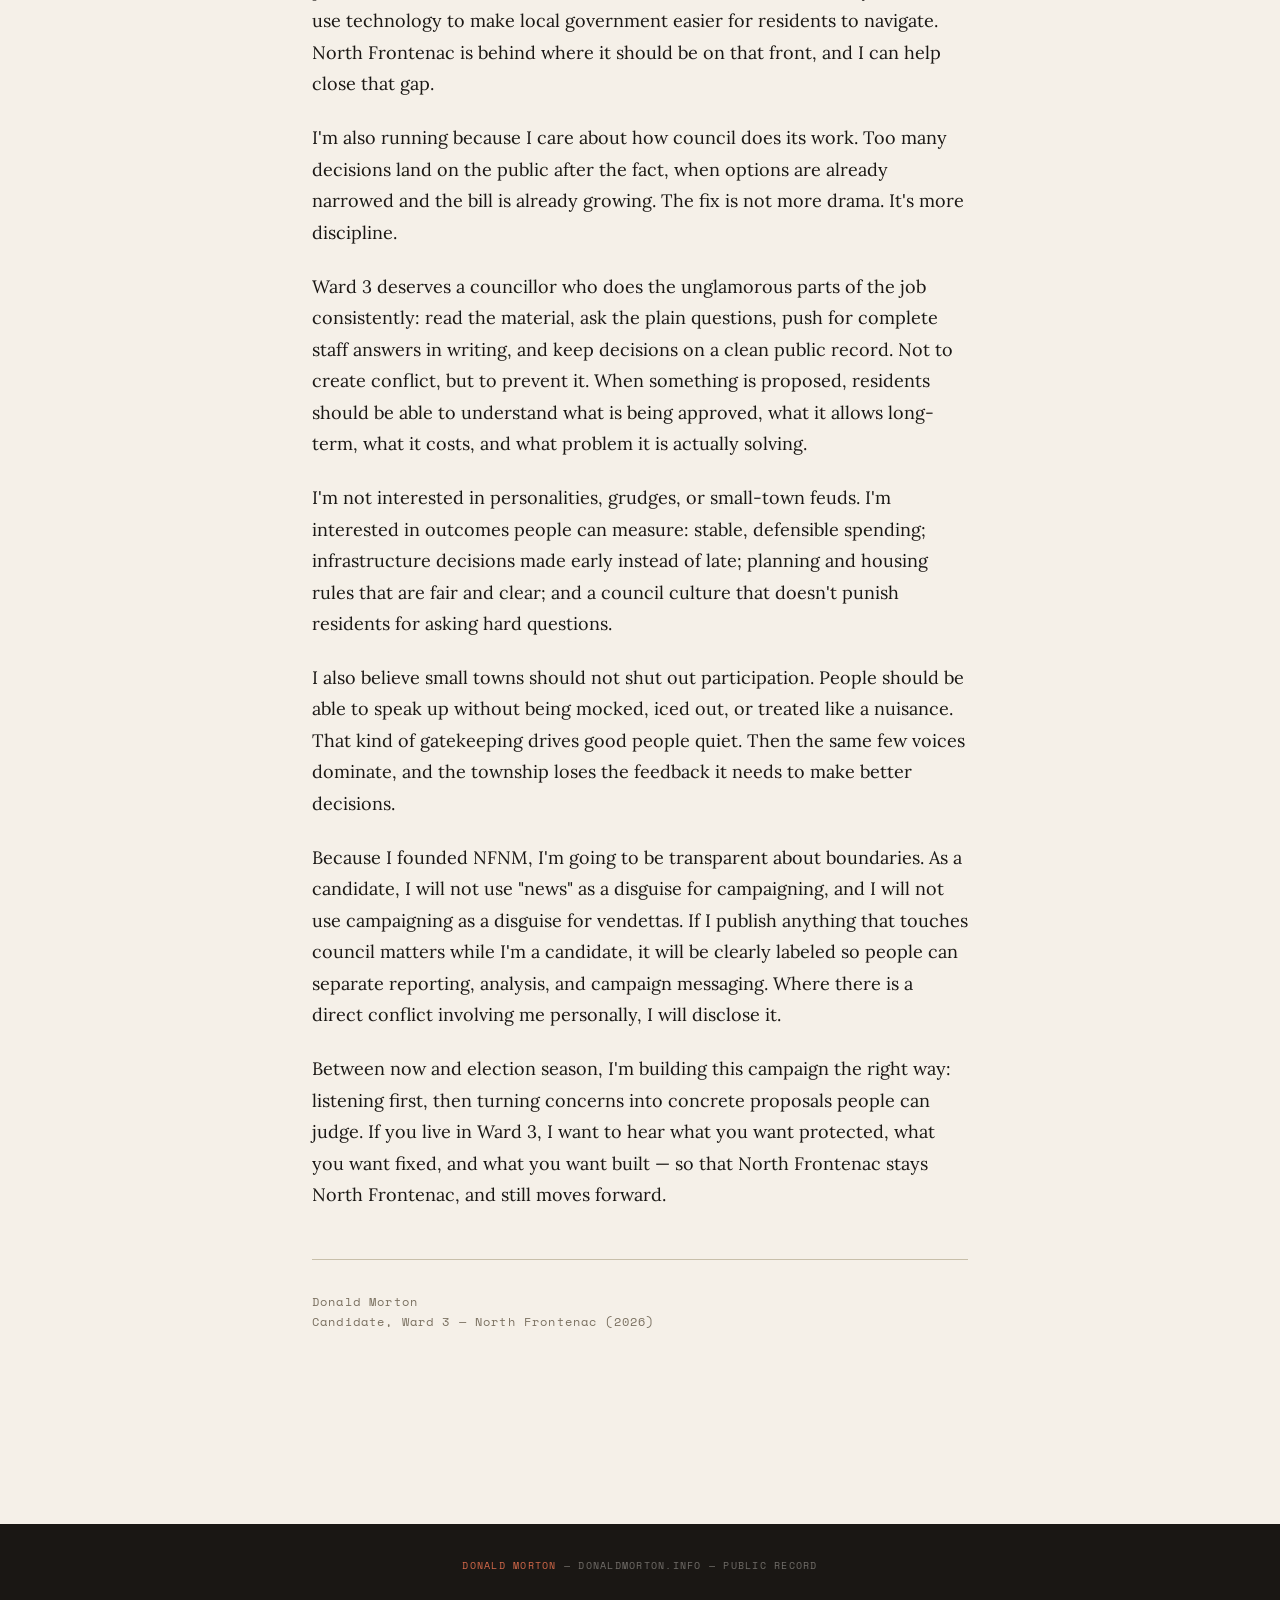
<file: statements/why-i-am-running.html>
<!DOCTYPE html>
<html lang="en">
<head>
  <meta charset="UTF-8" />
  <meta name="viewport" content="width=device-width, initial-scale=1.0"/>
  <meta name="description" content="Donald Morton explains why he is running for Ward 3 Councillor in North Frontenac's 2026 municipal election." />
  <meta name="author" content="Donald Morton" />
  <link rel="canonical" href="https://donaldmorton.info/statements/why-i-am-running.html" />
  <meta property="og:type" content="article" />
  <meta property="og:url" content="https://donaldmorton.info/statements/why-i-am-running.html" />
  <meta property="og:title" content="Why I'm Running for Ward 3 — Donald Morton" />
  <meta property="og:description" content="Donald Morton explains why he is running for Ward 3 Councillor in North Frontenac's 2026 municipal election." />
  <meta property="og:site_name" content="Donald Morton" />
  <meta property="og:image" content="https://donaldmorton.info/assets/social/why-i-am-running-card.png" />
  <meta property="og:image:secure_url" content="https://donaldmorton.info/assets/social/why-i-am-running-card.png" />
  <meta property="og:image:type" content="image/png" />
  <meta property="og:image:width" content="1200" />
  <meta property="og:image:height" content="630" />
  <meta property="og:image:alt" content="Why I'm Running social share card with Donald Morton's photo on the left and statement text on the right." />
  <meta name="twitter:card" content="summary_large_image" />
  <meta name="twitter:title" content="Why I'm Running for Ward 3 — Donald Morton" />
  <meta name="twitter:description" content="Donald Morton explains why he is running for Ward 3 Councillor in North Frontenac's 2026 municipal election." />
  <meta name="twitter:image" content="https://donaldmorton.info/assets/social/why-i-am-running-card.png" />
  <meta name="twitter:image:alt" content="Why I'm Running social share card with Donald Morton's photo on the left and statement text on the right." />
  <title>Why I'm Running — Donald Morton</title>
  <link rel="preconnect" href="https://fonts.googleapis.com">
  <link rel="preconnect" href="https://fonts.gstatic.com" crossorigin>
  <link href="https://fonts.googleapis.com/css2?family=Playfair+Display:ital,wght@0,400;0,700;0,900;1,400;1,700&family=Lora:ital,wght@0,400;0,500;1,400&family=Space+Mono:ital,wght@0,400;0,700;1,400&display=swap" rel="stylesheet">
  <style>
    :root { --ink:#1a1714; --paper:#f5f0e8; --warm:#ede8dc; --rust:#b84c2b; --rust-lt:#d4694a; --muted:#7a7060; --rule:#c8bfaa; }
    *, *::before, *::after { box-sizing: border-box; margin: 0; padding: 0; }
    html { scroll-behavior: smooth; }
    body { background: var(--paper); color: var(--ink); font-family: 'Lora', Georgia, serif; font-size: 18px; line-height: 1.75; overflow-x: hidden; }
    nav { position: sticky; top: 0; z-index: 500; background: var(--ink); color: var(--paper); display: flex; align-items: center; justify-content: space-between; padding: 0 clamp(1.5rem, 5vw, 4rem); height: 56px; }
    .nav-logo { font-family: 'Space Mono', monospace; font-size: 0.78rem; letter-spacing: 0.12em; text-transform: uppercase; color: var(--paper); text-decoration: none; opacity: 0.85; }
    .nav-back { font-family: 'Space Mono', monospace; font-size: 0.7rem; letter-spacing: 0.1em; text-transform: uppercase; color: var(--paper); text-decoration: none; opacity: 0.6; transition: opacity 0.2s; }
    .nav-back:hover { opacity: 1; }
    .statement-wrap { max-width: 720px; margin: 0 auto; padding: clamp(3rem, 8vw, 6rem) clamp(1.5rem, 5vw, 2rem); }
    .statement-tag { font-family: 'Space Mono', monospace; font-size: 0.68rem; letter-spacing: 0.2em; text-transform: uppercase; color: var(--rust); margin-bottom: 1rem; }
    .statement-date { font-family: 'Space Mono', monospace; font-size: 0.65rem; letter-spacing: 0.15em; text-transform: uppercase; color: var(--muted); margin-bottom: 2rem; }
    h1 { font-family: 'Playfair Display', serif; font-size: clamp(2rem, 5vw, 3.2rem); font-weight: 700; line-height: 1.1; letter-spacing: -0.01em; margin-bottom: 2rem; }
    h1 em { font-style: italic; color: var(--rust); }
    .rule { width: 60px; height: 3px; background: var(--rust); margin-bottom: 2.5rem; }
    p { margin-bottom: 1.4rem; }
    .signature { margin-top: 3rem; padding-top: 2rem; border-top: 1px solid var(--rule); font-family: 'Space Mono', monospace; font-size: 0.72rem; letter-spacing: 0.1em; color: var(--muted); }
    footer { background: var(--ink); color: rgba(245,240,232,0.4); text-align: center; padding: 2rem; font-family: 'Space Mono', monospace; font-size: 0.65rem; letter-spacing: 0.12em; text-transform: uppercase; margin-top: 6rem; }
    footer span { color: var(--rust-lt); }
  </style>
  <!-- Google tag (gtag.js) -->
  <script async src="https://www.googletagmanager.com/gtag/js?id=G-SZPH3THP8T"></script>
  <script>
    window.dataLayer = window.dataLayer || [];
    function gtag(){dataLayer.push(arguments);}
    gtag('js', new Date());
    gtag('config', 'G-SZPH3THP8T');
  </script>
  </head>
<body>
  <nav>
    <a class="nav-logo" href="../index.html">Donald Morton</a>
    <a class="nav-back" href="../index.html#statements">← Statements</a>
  </nav>

  <div class="statement-wrap">
    <div class="statement-tag">Campaign Statement</div>
    <div class="statement-date">January 28, 2026 — Ward 3 Candidacy</div>
    <h1>Why I'm <em>Running</em></h1>
    <div class="rule"></div>

    <p>My name is Donald Morton, and in 2026 I'm running for Ward 3 councillor in North Frontenac.</p>

    <p>I'm 38 years old. In this area, that makes me one of the younger people putting their hand up for public office, and I'm doing it on purpose. North Frontenac's population skews older, and that reality shapes decisions, priorities, and even the tone of public debate. Older residents have built a lot of what we rely on, and they deserve respect for that. But when a community is mostly over 65, the minority voice of younger residents can quietly get pushed aside — not out of cruelty, but out of habit.</p>

    <p>I'm running because I think this township needs balance again.</p>

    <p>If we want our kids and working-age families to stay here, we have to plan like we mean it. That means modernizing North Frontenac in a way that suits us. Not copying the city. Not importing a prefabricated "new style" that erases what makes this place worth living in. It means building a version of modern that fits rural life: practical services, fair rules, and decision-making that is clear and defensible.</p>

    <p>There's a line I'm not willing to cross. "Staying true to our roots" cannot become an excuse for stagnation. It cannot become a reason we accept systems that waste time, waste money, and quietly drive property taxes higher than they need to be. If we keep treating every improvement as a threat, we will slowly price people out and wonder why the community is aging even faster.</p>

    <p>Over the past year, I've been deeply involved in North Frontenac's public files through NFNM. I previewed council agendas, showed up to meetings, asked questions on the record, and followed issues through the documents instead of relying on rumours. I've done serious work on the big pressure points residents actually feel: housing rules and additional dwelling policies, short-term rental enforcement and fairness, major land-use and energy proposals, and the hard reality of budgets and service costs. I've also reported on the wins that matter — like local healthcare stability — because community progress isn't only about conflict.</p>

    <p>That work has also taught me something else: this township needs people at the council table who actually understand how to use the internet and digital tools properly. I do not mean gimmicks. I mean knowing how to organize public information, build useful online tools, work with records systems, and use technology to make local government easier for residents to navigate. North Frontenac is behind where it should be on that front, and I can help close that gap.</p>

    <p>I'm also running because I care about how council does its work. Too many decisions land on the public after the fact, when options are already narrowed and the bill is already growing. The fix is not more drama. It's more discipline.</p>

    <p>Ward 3 deserves a councillor who does the unglamorous parts of the job consistently: read the material, ask the plain questions, push for complete staff answers in writing, and keep decisions on a clean public record. Not to create conflict, but to prevent it. When something is proposed, residents should be able to understand what is being approved, what it allows long-term, what it costs, and what problem it is actually solving.</p>

    <p>I'm not interested in personalities, grudges, or small-town feuds. I'm interested in outcomes people can measure: stable, defensible spending; infrastructure decisions made early instead of late; planning and housing rules that are fair and clear; and a council culture that doesn't punish residents for asking hard questions.</p>

    <p>I also believe small towns should not shut out participation. People should be able to speak up without being mocked, iced out, or treated like a nuisance. That kind of gatekeeping drives good people quiet. Then the same few voices dominate, and the township loses the feedback it needs to make better decisions.</p>

    <p>Because I founded NFNM, I'm going to be transparent about boundaries. As a candidate, I will not use "news" as a disguise for campaigning, and I will not use campaigning as a disguise for vendettas. If I publish anything that touches council matters while I'm a candidate, it will be clearly labeled so people can separate reporting, analysis, and campaign messaging. Where there is a direct conflict involving me personally, I will disclose it.</p>

    <p>Between now and election season, I'm building this campaign the right way: listening first, then turning concerns into concrete proposals people can judge. If you live in Ward 3, I want to hear what you want protected, what you want fixed, and what you want built — so that North Frontenac stays North Frontenac, and still moves forward.</p>

    <div class="signature">
      Donald Morton<br>
      Candidate, Ward 3 — North Frontenac (2026)
    </div>
  </div>

  <footer>
    <span>Donald Morton</span> — donaldmorton.info — Public Record
  </footer>
</body>
</html>
</file>
